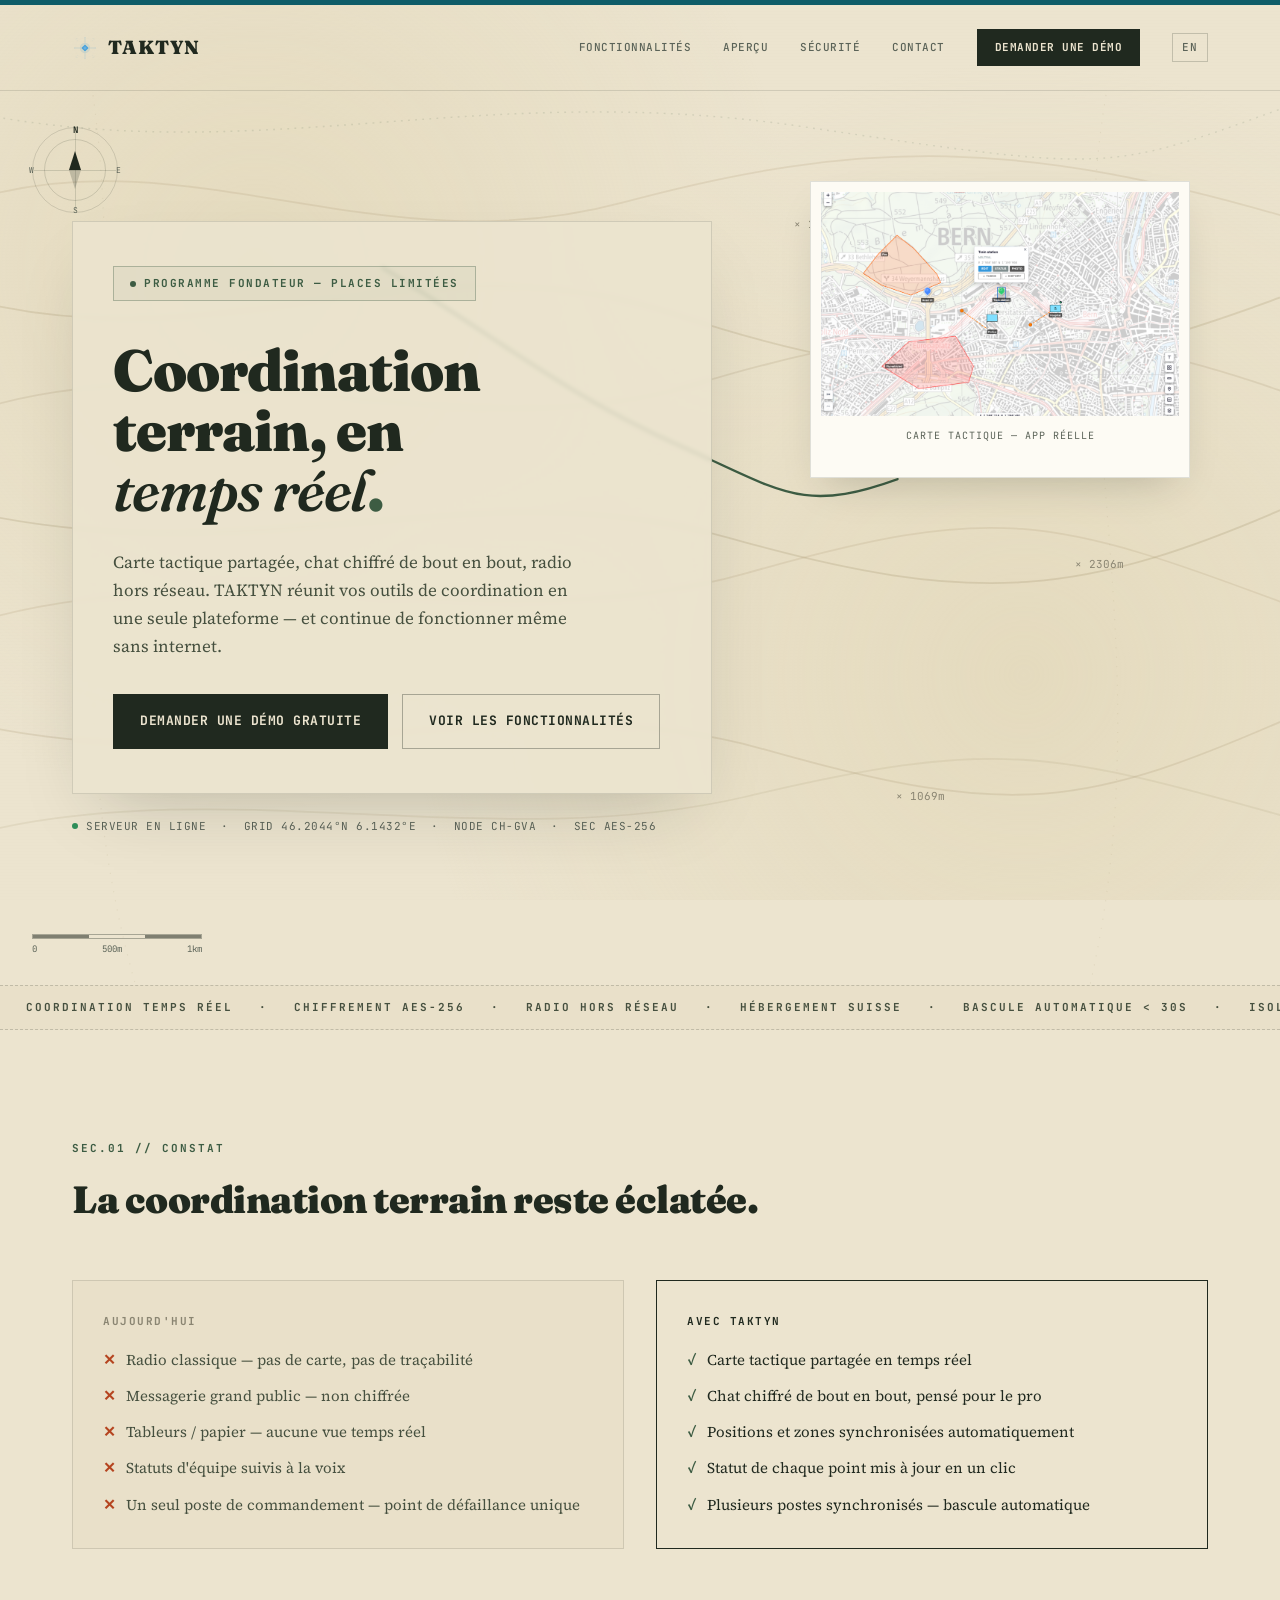
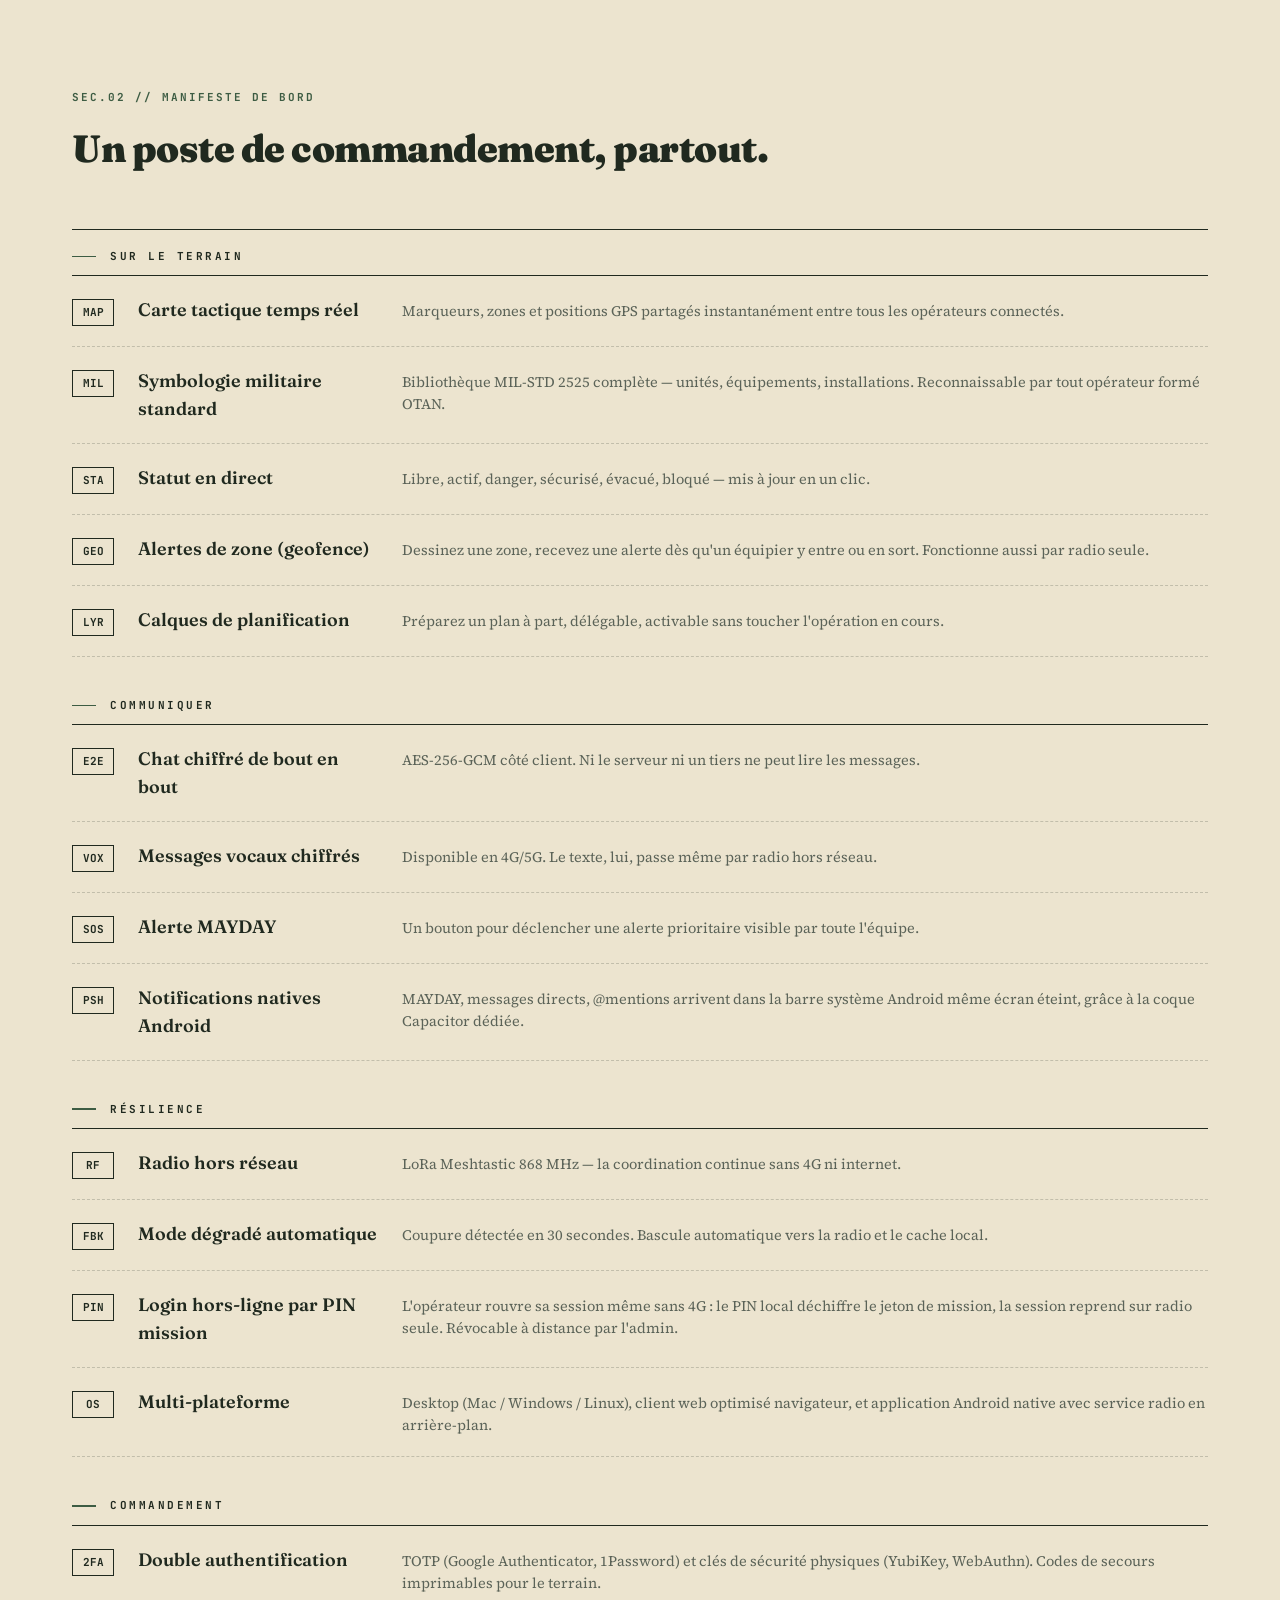
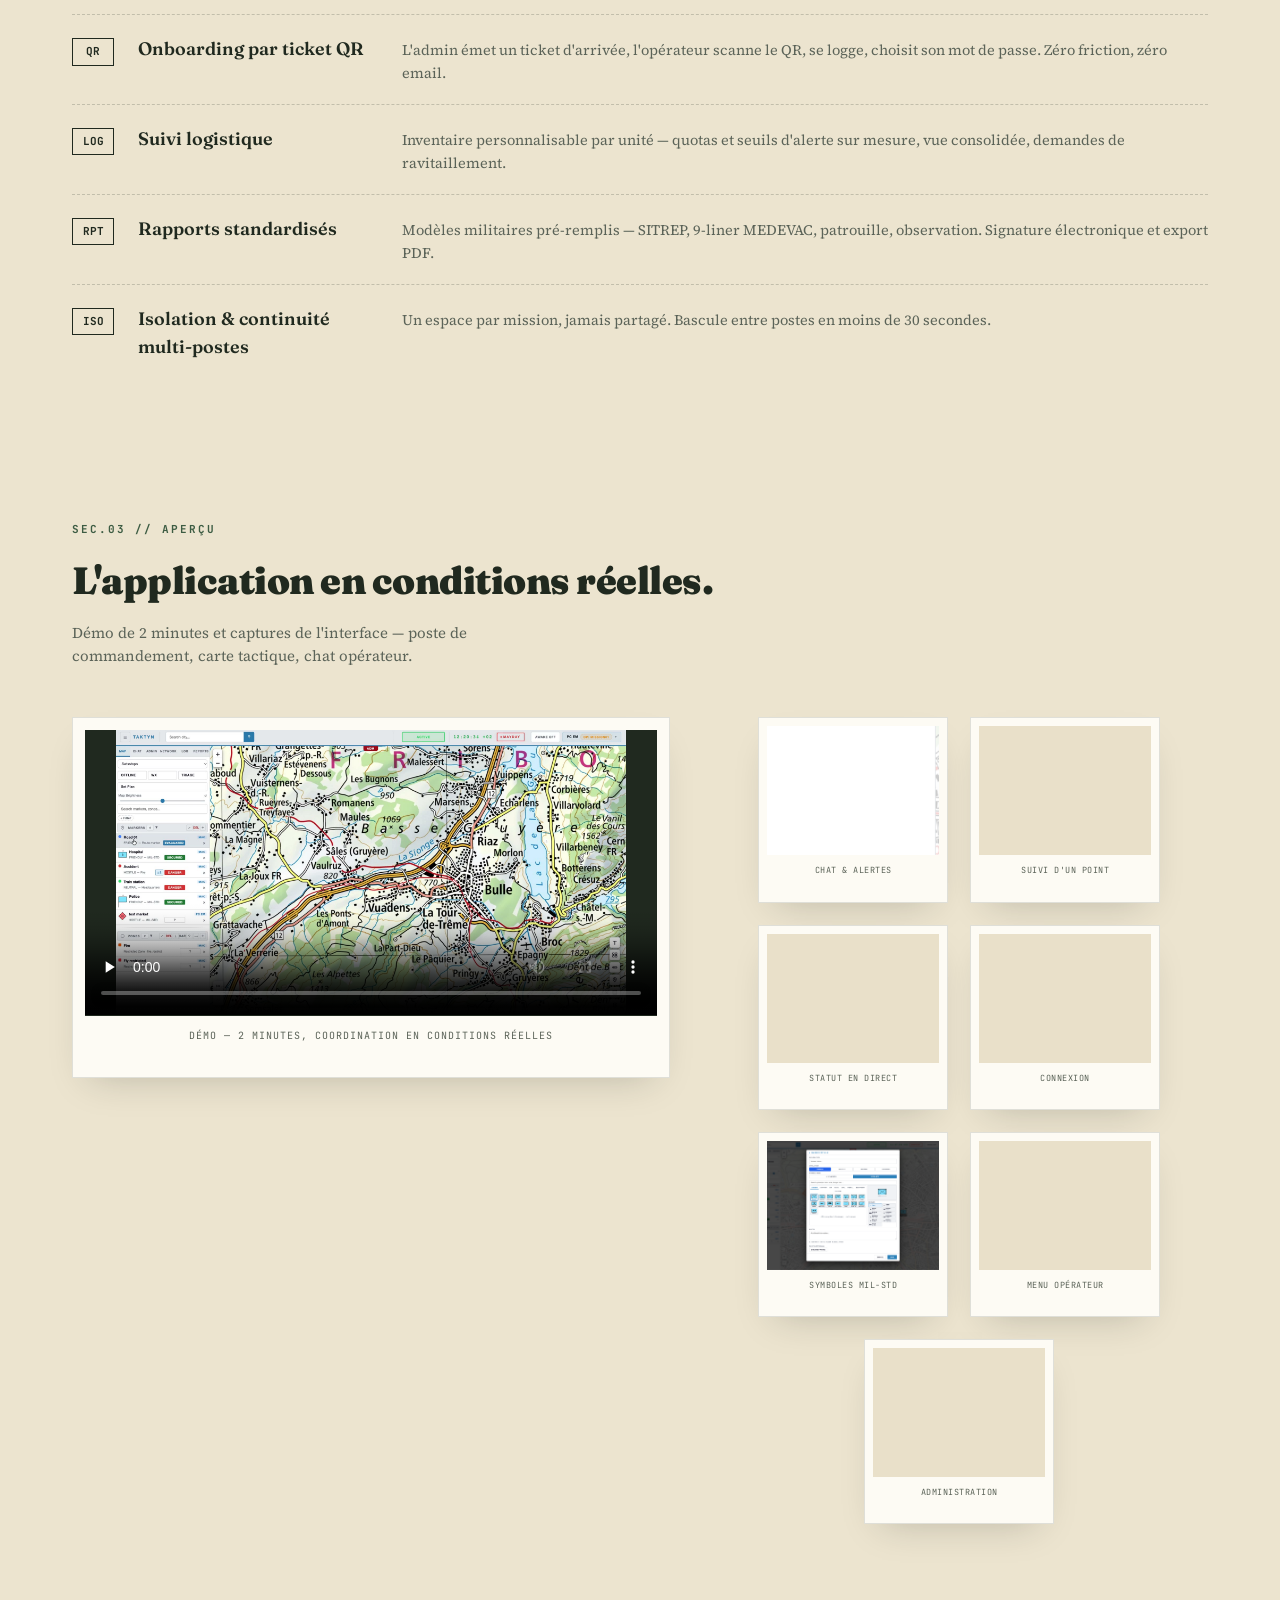
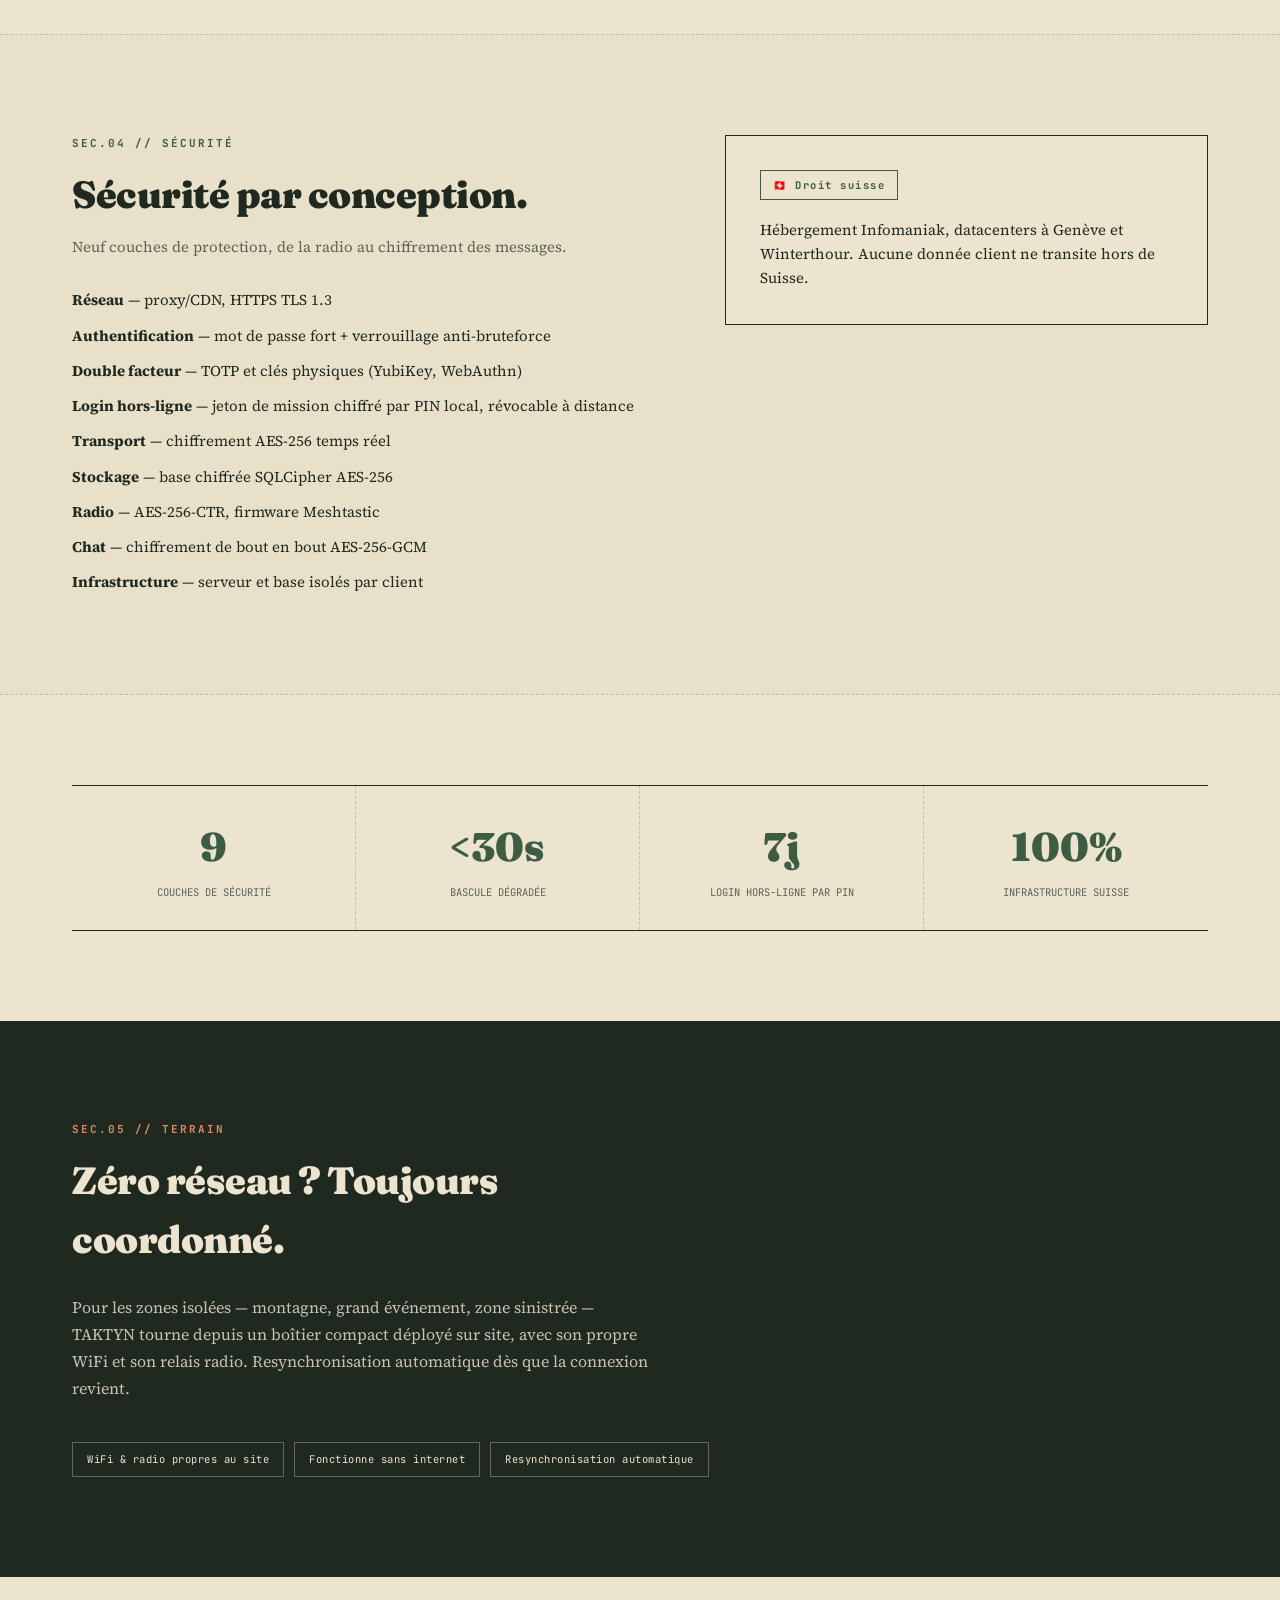
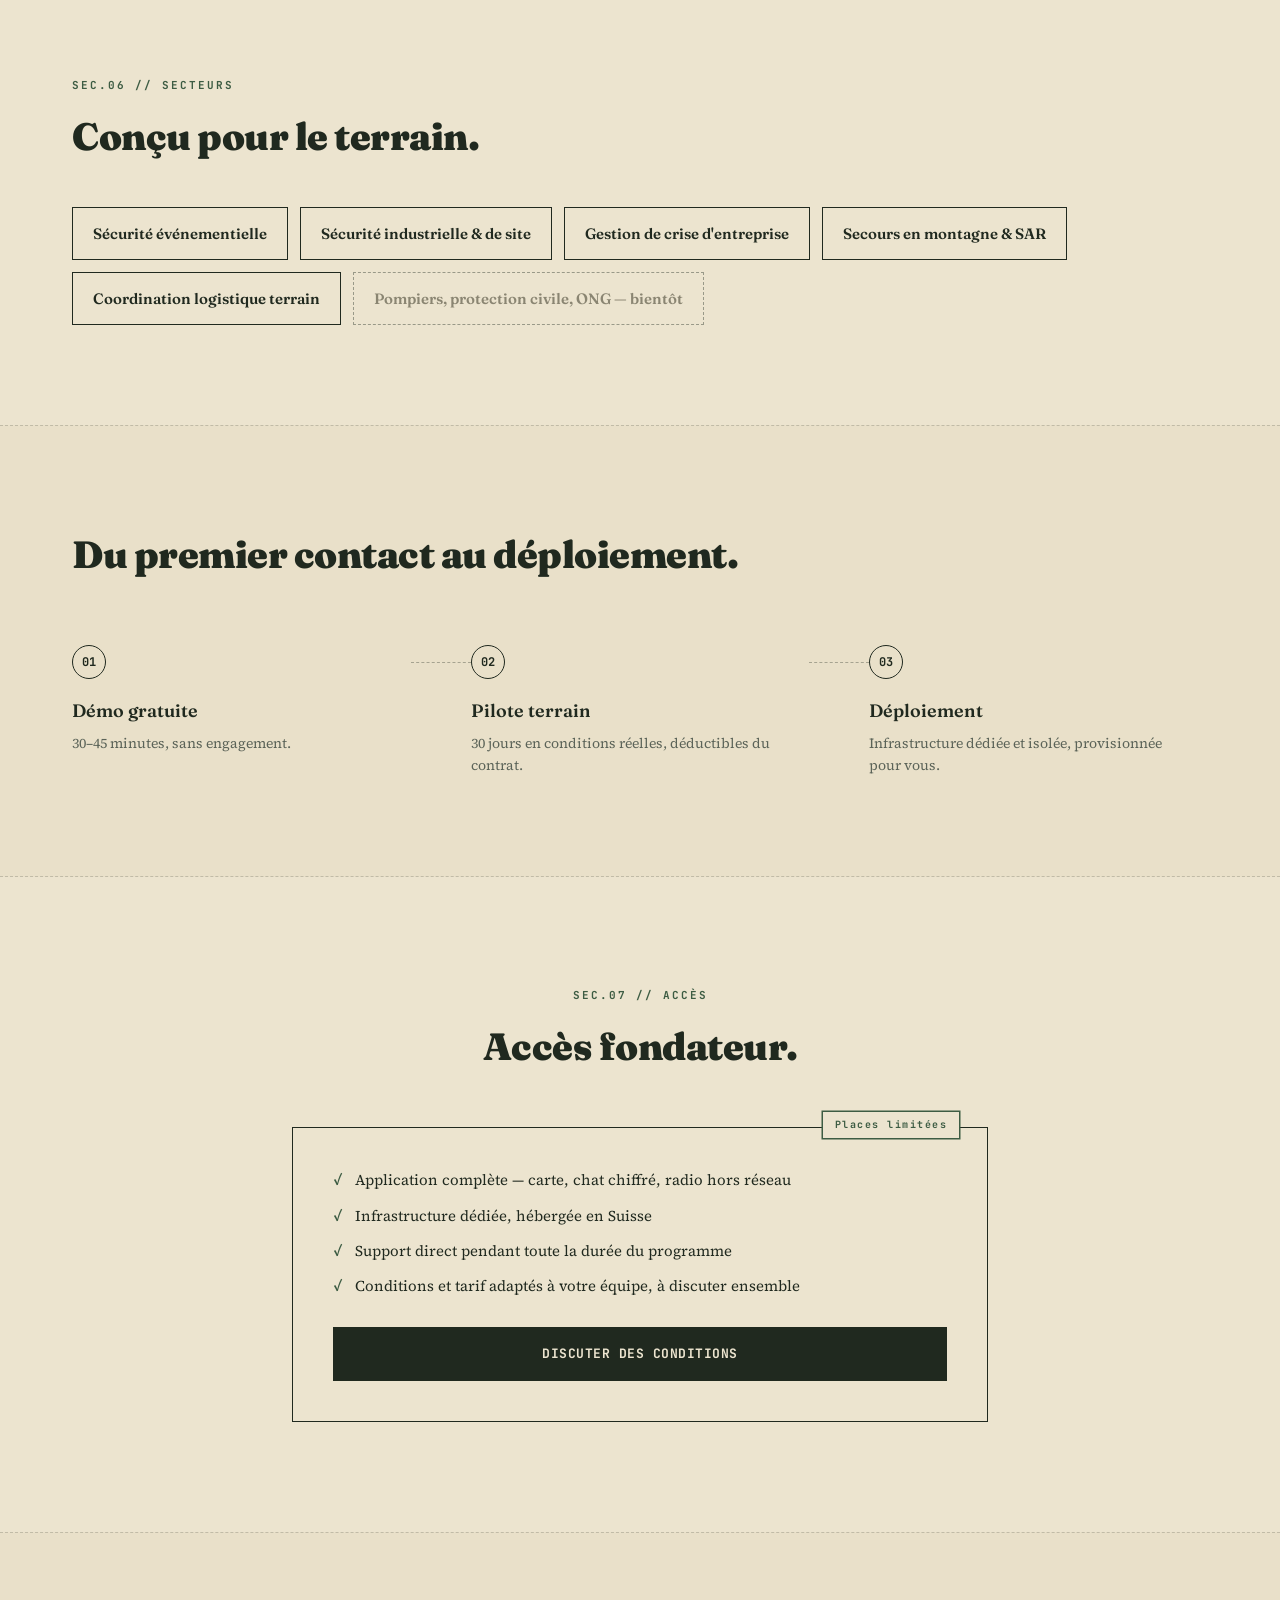
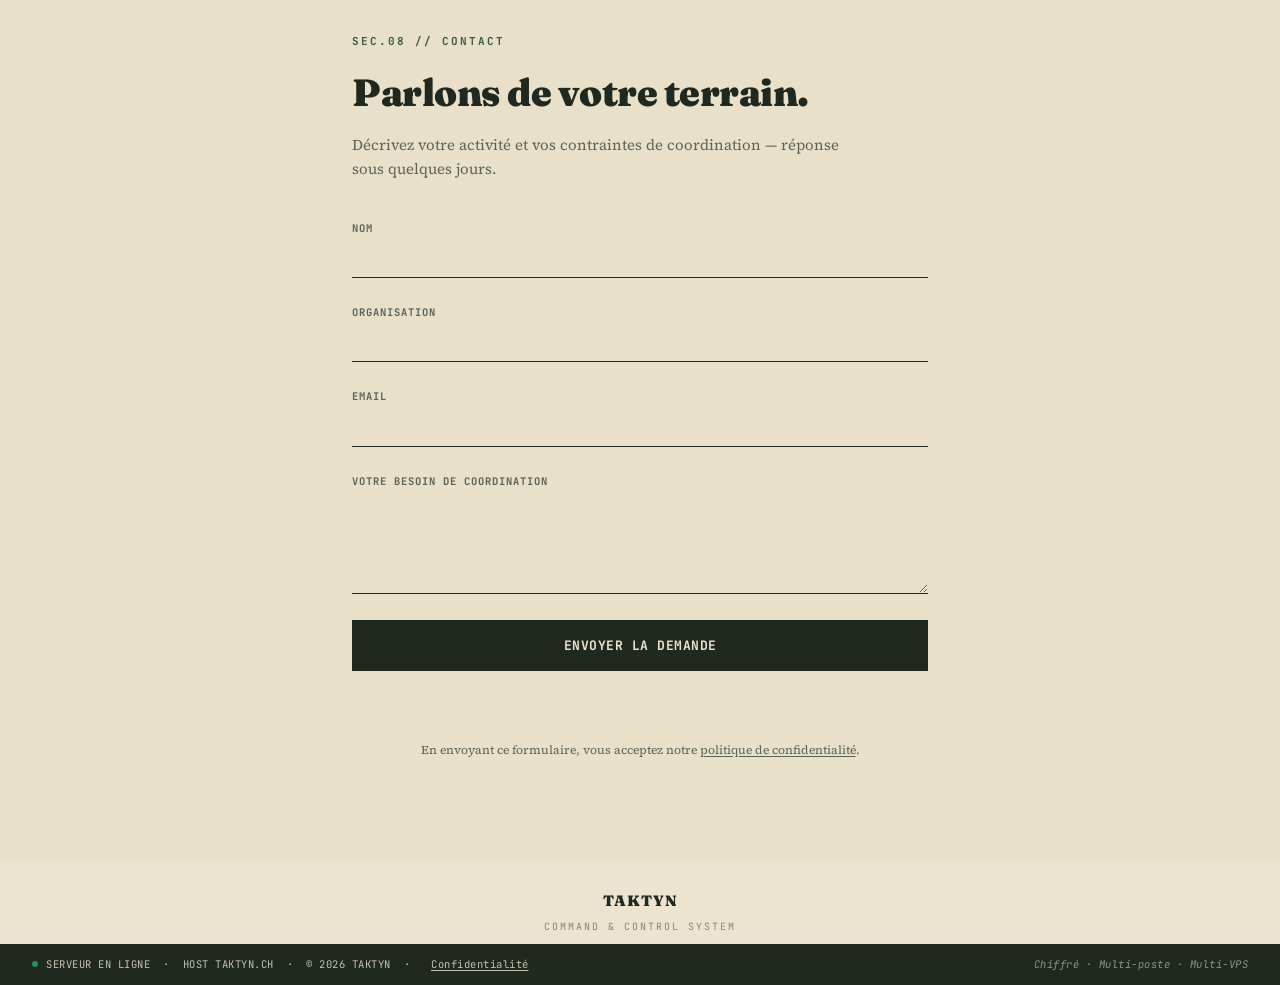
<file: index.html>
<!DOCTYPE html>
<html lang="fr">
<head>
<meta charset="UTF-8">
<meta name="viewport" content="width=device-width, initial-scale=1.0">
<title>TAKTYN — Coordination terrain temps réel</title>
<meta name="description" content="TAKTYN est un système de commandement et coordination tactique pour équipes de sécurité et d'intervention : carte temps réel, chat chiffré, radio hors réseau. Hébergé en Suisse.">
<meta name="theme-color" content="#ece4cf">
<link rel="canonical" href="https://taktyn.ch/">
<link rel="alternate" hreflang="fr" href="https://taktyn.ch/">
<link rel="alternate" hreflang="en" href="https://taktyn.ch/en/">
<link rel="alternate" hreflang="x-default" href="https://taktyn.ch/">
<link rel="icon" type="image/svg+xml" href="assets/taktyn_logo.svg">
<link rel="apple-touch-icon" href="assets/icon-192.png">

<!-- Open Graph (LinkedIn, Facebook, WhatsApp, Slack previews) -->
<meta property="og:type" content="website">
<meta property="og:url" content="https://taktyn.ch/">
<meta property="og:title" content="TAKTYN — Coordination terrain temps réel">
<meta property="og:description" content="Carte tactique partagée, chat chiffré de bout en bout, radio hors réseau. Hébergé en Suisse. Continue de fonctionner même sans internet.">
<meta property="og:image" content="https://taktyn.ch/assets/demo-poster.jpg">
<meta property="og:image:width" content="1920">
<meta property="og:image:height" content="1080">
<meta property="og:image:alt" content="Carte tactique TAKTYN avec marqueurs, zones et équipe en action">
<meta property="og:locale" content="fr_CH">
<meta property="og:locale:alternate" content="en_US">
<meta property="og:site_name" content="TAKTYN">

<!-- Twitter Card -->
<meta name="twitter:card" content="summary_large_image">
<meta name="twitter:title" content="TAKTYN — Coordination terrain temps réel">
<meta name="twitter:description" content="Carte tactique partagée, chat chiffré, radio hors réseau. Hébergé en Suisse.">
<meta name="twitter:image" content="https://taktyn.ch/assets/demo-poster.jpg">
<link rel="preconnect" href="https://fonts.googleapis.com">
<link rel="preconnect" href="https://fonts.gstatic.com" crossorigin>
<link href="https://fonts.googleapis.com/css2?family=Fraunces:ital,wght@0,600;0,900;1,600&family=JetBrains+Mono:wght@500;700&family=Source+Serif+4:wght@400;600&display=swap" rel="stylesheet">
<link rel="stylesheet" href="css/style.css">
</head>
<body>

<div class="paper-texture" aria-hidden="true"></div>
<div class="teal-strip"></div>

<!-- ═══════ HEADER ═══════ -->
<header class="site-header" id="top">
  <div class="header-inner">
    <a class="brand" href="#top">
      <img src="assets/taktyn_logo.svg" alt="" class="brand-mark">
      <span class="brand-name">TAKTYN</span>
    </a>
    <nav class="main-nav" id="main-nav">
      <a href="#fonctionnalites">Fonctionnalités</a>
      <a href="#apercu">Aperçu</a>
      <a href="#securite">Sécurité</a>
      <a href="#contact">Contact</a>
      <a href="#contact" class="nav-cta">Demander une démo</a>
      <a href="en/index.html" class="lang-switch" lang="en" hreflang="en">EN</a>
    </nav>
    <button class="nav-toggle" id="nav-toggle" aria-label="Ouvrir le menu" aria-expanded="false">
      <span></span><span></span><span></span>
    </button>
  </div>
</header>

<main>

  <!-- ═══════ HERO ═══════ -->
  <section class="hero">
    <svg class="hero-contours" viewBox="0 0 1440 760" preserveAspectRatio="none" aria-hidden="true">
      <path d="M-20,90 C 220,40 430,150 700,95 S 1150,40 1460,110" fill="none" stroke="#a8977230" stroke-width="1.5"/>
      <path d="M-20,180 C 260,230 480,120 760,190 S 1180,250 1460,170" fill="none" stroke="#a8977240" stroke-width="1.5"/>
      <path d="M-20,270 C 240,210 520,310 780,250 S 1200,190 1460,260" fill="none" stroke="#a8977235" stroke-width="1.5"/>
      <path d="M-20,360 C 300,410 540,320 820,380 S 1220,430 1460,350" fill="none" stroke="#a8977245" stroke-width="1.5"/>
      <path d="M-20,450 C 260,390 560,470 840,410 S 1180,360 1460,440" fill="none" stroke="#a8977230" stroke-width="1.5"/>
      <path d="M-20,540 C 300,590 580,500 860,560 S 1220,610 1460,530" fill="none" stroke="#a8977238" stroke-width="1.5"/>
      <path d="M-20,630 C 260,580 560,650 840,600 S 1180,560 1460,620" fill="none" stroke="#a8977228" stroke-width="1.5"/>
      <path d="M-20,20 C 300,65 540,-10 900,30 S 1240,70 1460,10" fill="none" stroke="#3d5c4320" stroke-width="1.2" stroke-dasharray="2 6"/>
      <path d="M100,-20 C 160,260 40,480 160,780" fill="none" stroke="#a8977225" stroke-width="1.2" stroke-dasharray="1 7"/>
      <path d="M1250,-20 C 1180,240 1320,480 1220,780" fill="none" stroke="#a8977225" stroke-width="1.2" stroke-dasharray="1 7"/>
      <path d="M 430,150 C 560,210 640,260 760,300 S 900,360 1010,330" fill="none" stroke="#3d5c43" stroke-width="2" stroke-linecap="round" stroke-dasharray="820" stroke-dashoffset="820" class="hero-route"/>
    </svg>

    <div class="compass-rose" aria-hidden="true">
      <div class="ring ring--outer"></div>
      <div class="ring ring--inner"></div>
      <div class="axis axis--v"></div>
      <div class="axis axis--h"></div>
      <div class="needle needle--n"></div>
      <div class="needle needle--s"></div>
      <span class="label label--n">N</span>
      <span class="label label--s">S</span>
      <span class="label label--w">W</span>
      <span class="label label--e">E</span>
    </div>

    <div class="elev-marker" style="left: 62%; top: 14%; animation-delay: 1200ms;" aria-hidden="true">× 1413m</div>
    <div class="elev-marker" style="left: 84%; top: 52%; animation-delay: 1400ms;" aria-hidden="true">× 2306m</div>
    <div class="elev-marker" style="left: 70%; top: 78%; animation-delay: 1600ms;" aria-hidden="true">× 1069m</div>

    <figure class="hero-photo">
      <img src="assets/screenshots/02-carte-tactique.png" fetchpriority="high" decoding="async" alt="Carte tactique TAKTYN avec marqueurs, zone d'incident et bouton MAYDAY">
      <figcaption>Carte tactique — app réelle</figcaption>
    </figure>

    <div class="scale-bar" aria-hidden="true">
      <div class="ticks"><span></span><span></span><span></span></div>
      <div class="labels"><span>0</span><span>500m</span><span>1km</span></div>
    </div>

    <div class="hero-content">
      <div class="hero-card">
        <div class="eyebrow"><span class="dot"></span>Programme fondateur — places limitées</div>
        <h1>Coordination<br>terrain, en<br><em>temps réel</em><span class="accent">.</span></h1>
        <p class="hero-sub">Carte tactique partagée, chat chiffré de bout en bout, radio hors réseau. TAKTYN réunit vos outils de coordination en une seule plateforme — et continue de fonctionner même sans internet.</p>
        <div class="hero-actions">
          <a href="#contact" class="btn btn-primary">Demander une démo gratuite</a>
          <a href="#fonctionnalites" class="btn btn-ghost">Voir les fonctionnalités</a>
        </div>
      </div>
      <div class="hero-status">
        <span class="dot"></span>
        SERVEUR EN LIGNE&nbsp;&nbsp;·&nbsp;&nbsp;GRID 46.2044°N 6.1432°E&nbsp;&nbsp;·&nbsp;&nbsp;NODE CH-GVA&nbsp;&nbsp;·&nbsp;&nbsp;SEC AES-256
      </div>
    </div>
  </section>

  <!-- ═══════ TICKER ═══════ -->
  <div class="ticker" aria-hidden="true">
    <div class="ticker-track">
      <span>Coordination temps réel</span>·<span>Chiffrement AES-256</span>·<span>Radio hors réseau</span>·<span>Hébergement suisse</span>·<span>Bascule automatique &lt; 30s</span>·<span>Isolation par client</span>·<span>Coordination temps réel</span>·<span>Chiffrement AES-256</span>·<span>Radio hors réseau</span>·<span>Hébergement suisse</span>·<span>Bascule automatique &lt; 30s</span>·<span>Isolation par client</span>·
    </div>
  </div>

  <!-- ═══════ CONSTAT ═══════ -->
  <section class="problem reveal">
    <div class="sec-num">SEC.01 // CONSTAT</div>
    <h2 class="section-title">La coordination terrain reste éclatée.</h2>
    <div class="compare">
      <div class="compare-col compare-before">
        <div class="compare-head">Aujourd'hui</div>
        <ul>
          <li>Radio classique — pas de carte, pas de traçabilité</li>
          <li>Messagerie grand public — non chiffrée</li>
          <li>Tableurs / papier — aucune vue temps réel</li>
          <li>Statuts d'équipe suivis à la voix</li>
          <li>Un seul poste de commandement — point de défaillance unique</li>
        </ul>
      </div>
      <div class="compare-col compare-after">
        <div class="compare-head">Avec TAKTYN</div>
        <ul>
          <li>Carte tactique partagée en temps réel</li>
          <li>Chat chiffré de bout en bout, pensé pour le pro</li>
          <li>Positions et zones synchronisées automatiquement</li>
          <li>Statut de chaque point mis à jour en un clic</li>
          <li>Plusieurs postes synchronisés — bascule automatique</li>
        </ul>
      </div>
    </div>
  </section>

  <!-- ═══════ FONCTIONNALITÉS ═══════ -->
  <section class="features" id="fonctionnalites">
    <div class="section-head reveal">
      <div class="sec-num">SEC.02 // MANIFESTE DE BORD</div>
      <h2 class="section-title">Un poste de commandement, partout.</h2>
    </div>

    <div class="manifest">
      <div class="m-group-title reveal-row">SUR LE TERRAIN</div>
      <div class="m-row reveal-row"><div class="m-tag">MAP</div><div class="m-title">Carte tactique temps réel</div><div class="m-desc">Marqueurs, zones et positions GPS partagés instantanément entre tous les opérateurs connectés.</div></div>
      <div class="m-row reveal-row"><div class="m-tag">MIL</div><div class="m-title">Symbologie militaire standard</div><div class="m-desc">Bibliothèque MIL-STD 2525 complète — unités, équipements, installations. Reconnaissable par tout opérateur formé OTAN.</div></div>
      <div class="m-row reveal-row"><div class="m-tag">STA</div><div class="m-title">Statut en direct</div><div class="m-desc">Libre, actif, danger, sécurisé, évacué, bloqué — mis à jour en un clic.</div></div>
      <div class="m-row reveal-row"><div class="m-tag">GEO</div><div class="m-title">Alertes de zone (geofence)</div><div class="m-desc">Dessinez une zone, recevez une alerte dès qu'un équipier y entre ou en sort. Fonctionne aussi par radio seule.</div></div>
      <div class="m-row reveal-row"><div class="m-tag">LYR</div><div class="m-title">Calques de planification</div><div class="m-desc">Préparez un plan à part, délégable, activable sans toucher l'opération en cours.</div></div>

      <div class="m-group-title reveal-row">COMMUNIQUER</div>
      <div class="m-row reveal-row"><div class="m-tag">E2E</div><div class="m-title">Chat chiffré de bout en bout</div><div class="m-desc">AES-256-GCM côté client. Ni le serveur ni un tiers ne peut lire les messages.</div></div>
      <div class="m-row reveal-row"><div class="m-tag">VOX</div><div class="m-title">Messages vocaux chiffrés</div><div class="m-desc">Disponible en 4G/5G. Le texte, lui, passe même par radio hors réseau.</div></div>
      <div class="m-row reveal-row"><div class="m-tag">SOS</div><div class="m-title">Alerte MAYDAY</div><div class="m-desc">Un bouton pour déclencher une alerte prioritaire visible par toute l'équipe.</div></div>
      <div class="m-row reveal-row"><div class="m-tag">PSH</div><div class="m-title">Notifications natives Android</div><div class="m-desc">MAYDAY, messages directs, @mentions arrivent dans la barre système Android même écran éteint, grâce à la coque Capacitor dédiée.</div></div>

      <div class="m-group-title reveal-row">RÉSILIENCE</div>
      <div class="m-row reveal-row"><div class="m-tag">RF</div><div class="m-title">Radio hors réseau</div><div class="m-desc">LoRa Meshtastic 868 MHz — la coordination continue sans 4G ni internet.</div></div>
      <div class="m-row reveal-row"><div class="m-tag">FBK</div><div class="m-title">Mode dégradé automatique</div><div class="m-desc">Coupure détectée en 30 secondes. Bascule automatique vers la radio et le cache local.</div></div>
      <div class="m-row reveal-row"><div class="m-tag">PIN</div><div class="m-title">Login hors-ligne par PIN mission</div><div class="m-desc">L'opérateur rouvre sa session même sans 4G : le PIN local déchiffre le jeton de mission, la session reprend sur radio seule. Révocable à distance par l'admin.</div></div>
      <div class="m-row reveal-row"><div class="m-tag">OS</div><div class="m-title">Multi-plateforme</div><div class="m-desc">Desktop (Mac / Windows / Linux), client web optimisé navigateur, et application Android native avec service radio en arrière-plan.</div></div>

      <div class="m-group-title reveal-row">COMMANDEMENT</div>
      <div class="m-row reveal-row"><div class="m-tag">2FA</div><div class="m-title">Double authentification</div><div class="m-desc">TOTP (Google Authenticator, 1Password) et clés de sécurité physiques (YubiKey, WebAuthn). Codes de secours imprimables pour le terrain.</div></div>
      <div class="m-row reveal-row"><div class="m-tag">QR</div><div class="m-title">Onboarding par ticket QR</div><div class="m-desc">L'admin émet un ticket d'arrivée, l'opérateur scanne le QR, se logge, choisit son mot de passe. Zéro friction, zéro email.</div></div>
      <div class="m-row reveal-row"><div class="m-tag">LOG</div><div class="m-title">Suivi logistique</div><div class="m-desc">Inventaire personnalisable par unité — quotas et seuils d'alerte sur mesure, vue consolidée, demandes de ravitaillement.</div></div>
      <div class="m-row reveal-row"><div class="m-tag">RPT</div><div class="m-title">Rapports standardisés</div><div class="m-desc">Modèles militaires pré-remplis — SITREP, 9-liner MEDEVAC, patrouille, observation. Signature électronique et export PDF.</div></div>
      <div class="m-row reveal-row"><div class="m-tag">ISO</div><div class="m-title">Isolation &amp; continuité multi-postes</div><div class="m-desc">Un espace par mission, jamais partagé. Bascule entre postes en moins de 30 secondes.</div></div>
    </div>
  </section>

  <!-- ═══════ APERÇU ═══════ -->
  <section class="gallery reveal" id="apercu">
    <div class="section-head">
      <div class="sec-num">SEC.03 // APERÇU</div>
      <h2 class="section-title">L'application en conditions réelles.</h2>
      <p class="section-sub">Démo de 2 minutes et captures de l'interface — poste de commandement, carte tactique, chat opérateur.</p>
    </div>

    <div class="gallery-row">
      <figure class="gallery-video">
        <video controls preload="none" poster="assets/demo-poster.jpg" playsinline>
          <source src="assets/demo.mp4" type="video/mp4">
          Votre navigateur ne prend pas en charge la lecture vidéo.
        </video>
        <figcaption>Démo — 2 minutes, coordination en conditions réelles</figcaption>
      </figure>
      <div class="gallery-photos">
        <figure class="gallery-photo">
          <img src="assets/screenshots/05-chat.png" loading="lazy" decoding="async" alt="Panneau de chat TAKTYN avec message broadcast et bouton urgent">
          <figcaption>Chat &amp; alertes</figcaption>
        </figure>
        <figure class="gallery-photo">
          <img src="assets/screenshots/03-marqueur-actions.png" loading="lazy" decoding="async" alt="Fiche d'un marqueur avec actions Edit, Status, Photo, Tasks, History">
          <figcaption>Suivi d'un point</figcaption>
        </figure>
        <figure class="gallery-photo">
          <img src="assets/screenshots/04-statut-marqueur.png" loading="lazy" decoding="async" alt="Sélecteur de statut d'un marqueur">
          <figcaption>Statut en direct</figcaption>
        </figure>
        <figure class="gallery-photo">
          <img src="assets/screenshots/01-login.png" loading="lazy" decoding="async" alt="Écran de connexion TAKTYN — Command & Control System">
          <figcaption>Connexion</figcaption>
        </figure>
        <figure class="gallery-photo">
          <img src="assets/screenshots/06-mil-symbols.png" loading="lazy" decoding="async" alt="Sélecteur de symboles militaires MIL-STD 2525 — unités, équipements, installations">
          <figcaption>Symboles MIL-STD</figcaption>
        </figure>
        <figure class="gallery-photo">
          <img src="assets/screenshots/07-user-menu.png" loading="lazy" decoding="async" alt="Menu utilisateur TAKTYN avec entrée Mission PIN et indicateur armé">
          <figcaption>Menu opérateur</figcaption>
        </figure>
        <figure class="gallery-photo">
          <img src="assets/screenshots/08-admin.png" loading="lazy" decoding="async" alt="Panneau d'administration TAKTYN — gestion des utilisateurs, tickets et mission PIN">
          <figcaption>Administration</figcaption>
        </figure>
      </div>
    </div>
  </section>

  <!-- ═══════ SÉCURITÉ ═══════ -->
  <section class="security" id="securite">
    <div class="security-inner">
      <div class="security-text reveal">
        <div class="sec-num">SEC.04 // SÉCURITÉ</div>
        <h2 class="section-title">Sécurité par conception.</h2>
        <p class="section-sub">Neuf couches de protection, de la radio au chiffrement des messages.</p>
        <ul class="security-list">
          <li><strong>Réseau</strong> — proxy/CDN, HTTPS TLS 1.3</li>
          <li><strong>Authentification</strong> — mot de passe fort + verrouillage anti-bruteforce</li>
          <li><strong>Double facteur</strong> — TOTP et clés physiques (YubiKey, WebAuthn)</li>
          <li><strong>Login hors-ligne</strong> — jeton de mission chiffré par PIN local, révocable à distance</li>
          <li><strong>Transport</strong> — chiffrement AES-256 temps réel</li>
          <li><strong>Stockage</strong> — base chiffrée SQLCipher AES-256</li>
          <li><strong>Radio</strong> — AES-256-CTR, firmware Meshtastic</li>
          <li><strong>Chat</strong> — chiffrement de bout en bout AES-256-GCM</li>
          <li><strong>Infrastructure</strong> — serveur et base isolés par client</li>
        </ul>
      </div>
      <div class="security-card reveal">
        <div class="security-card-inner">
          <div class="security-stamp">🇨🇭 Droit suisse</div>
          <p>Hébergement Infomaniak, datacenters à Genève et Winterthour. Aucune donnée client ne transite hors de Suisse.</p>
        </div>
      </div>
    </div>
  </section>

  <!-- ═══════ STATS ═══════ -->
  <section class="stats reveal">
    <div class="stats-grid">
      <div class="stat"><span class="stat-num">9</span><span class="stat-lbl">couches de sécurité</span></div>
      <div class="stat"><span class="stat-num">&lt;30s</span><span class="stat-lbl">bascule dégradée</span></div>
      <div class="stat"><span class="stat-num">7j</span><span class="stat-lbl">login hors-ligne par PIN</span></div>
      <div class="stat"><span class="stat-num">100%</span><span class="stat-lbl">infrastructure suisse</span></div>
    </div>
  </section>

  <!-- ═══════ TERRAIN ═══════ -->
  <section class="terrain reveal">
    <div class="terrain-inner">
      <div class="sec-num">SEC.05 // TERRAIN</div>
      <h2 class="section-title">Zéro réseau ? Toujours coordonné.</h2>
      <p>Pour les zones isolées — montagne, grand événement, zone sinistrée — TAKTYN tourne depuis un boîtier compact déployé sur site, avec son propre WiFi et son relais radio. Resynchronisation automatique dès que la connexion revient.</p>
      <div class="terrain-badges">
        <span>WiFi &amp; radio propres au site</span>
        <span>Fonctionne sans internet</span>
        <span>Resynchronisation automatique</span>
      </div>
    </div>
  </section>

  <!-- ═══════ SECTEURS ═══════ -->
  <section class="sectors reveal">
    <div class="sec-num">SEC.06 // SECTEURS</div>
    <h2 class="section-title">Conçu pour le terrain.</h2>
    <div class="sectors-grid">
      <div class="sector-card">Sécurité événementielle</div>
      <div class="sector-card">Sécurité industrielle &amp; de site</div>
      <div class="sector-card">Gestion de crise d'entreprise</div>
      <div class="sector-card">Secours en montagne &amp; SAR</div>
      <div class="sector-card">Coordination logistique terrain</div>
      <div class="sector-card sector-card--muted">Pompiers, protection civile, ONG — bientôt</div>
    </div>
  </section>

  <!-- ═══════ PROCESSUS ═══════ -->
  <section class="process reveal">
    <div class="process-inner">
      <h2 class="section-title">Du premier contact au déploiement.</h2>
      <div class="process-steps">
        <div class="step">
          <div class="step-num">01</div>
          <h3>Démo gratuite</h3>
          <p>30–45 minutes, sans engagement.</p>
        </div>
        <div class="step-connector"></div>
        <div class="step">
          <div class="step-num">02</div>
          <h3>Pilote terrain</h3>
          <p>30 jours en conditions réelles, déductibles du contrat.</p>
        </div>
        <div class="step-connector"></div>
        <div class="step">
          <div class="step-num">03</div>
          <h3>Déploiement</h3>
          <p>Infrastructure dédiée et isolée, provisionnée pour vous.</p>
        </div>
      </div>
    </div>
  </section>

  <!-- ═══════ ACCÈS FONDATEUR ═══════ -->
  <section class="pricing reveal">
    <div class="section-head">
      <div class="sec-num">SEC.07 // ACCÈS</div>
      <h2 class="section-title">Accès fondateur.</h2>
    </div>
    <div class="pricing-card">
      <div class="pricing-badge">Places limitées</div>
      <ul class="pricing-features">
        <li>Application complète — carte, chat chiffré, radio hors réseau</li>
        <li>Infrastructure dédiée, hébergée en Suisse</li>
        <li>Support direct pendant toute la durée du programme</li>
        <li>Conditions et tarif adaptés à votre équipe, à discuter ensemble</li>
      </ul>
      <a href="#contact" class="btn btn-primary btn-block">Discuter des conditions</a>
    </div>
  </section>

  <!-- ═══════ CONTACT ═══════ -->
  <section class="contact reveal" id="contact">
    <div class="contact-inner">
      <div class="sec-num">SEC.08 // CONTACT</div>
      <h2 class="section-title">Parlons de votre terrain.</h2>
      <p class="section-sub">Décrivez votre activité et vos contraintes de coordination — réponse sous quelques jours.</p>
      <form class="contact-form" id="contact-form" action="https://api.web3forms.com/submit" method="POST">
        <input type="hidden" name="access_key" value="0ca66096-8fc4-4082-b37a-006df86c2593">
        <input type="hidden" name="subject" value="Nouvelle demande de démo — TAKTYN">
        <div class="form-row">
          <label for="c-name">Nom</label>
          <input id="c-name" name="Nom" type="text" required>
        </div>
        <div class="form-row">
          <label for="c-org">Organisation</label>
          <input id="c-org" name="Organisation" type="text">
        </div>
        <div class="form-row">
          <label for="c-email">Email</label>
          <input id="c-email" name="Email" type="email" required>
        </div>
        <div class="form-row">
          <label for="c-msg">Votre besoin de coordination</label>
          <textarea id="c-msg" name="Message" rows="4" required></textarea>
        </div>
        <button type="submit" class="btn btn-primary btn-block">Envoyer la demande</button>
        <p class="form-status" id="contact-status" role="status" aria-live="polite"></p>
        <p class="form-legal">En envoyant ce formulaire, vous acceptez notre <a href="privacy.html">politique de confidentialité</a>.</p>
      </form>
    </div>
  </section>

</main>

<!-- ═══════ FOOTER ═══════ -->
<footer>
  <div class="site-footer-top">
    <span class="brand-name">TAKTYN</span>
    <p class="footer-tagline">COMMAND &amp; CONTROL SYSTEM</p>
  </div>
  <div class="status-bar">
    <div class="left">
      <span class="dot"></span>
      SERVEUR EN LIGNE&nbsp;&nbsp;·&nbsp;&nbsp;HOST TAKTYN.CH&nbsp;&nbsp;·&nbsp;&nbsp;© 2026 TAKTYN&nbsp;&nbsp;·&nbsp;&nbsp;<a href="privacy.html">Confidentialité</a>
    </div>
    <div class="right">Chiffré · Multi-poste · Multi-VPS</div>
  </div>
</footer>

<script src="js/main.js"></script>
</body>
</html>
</file>
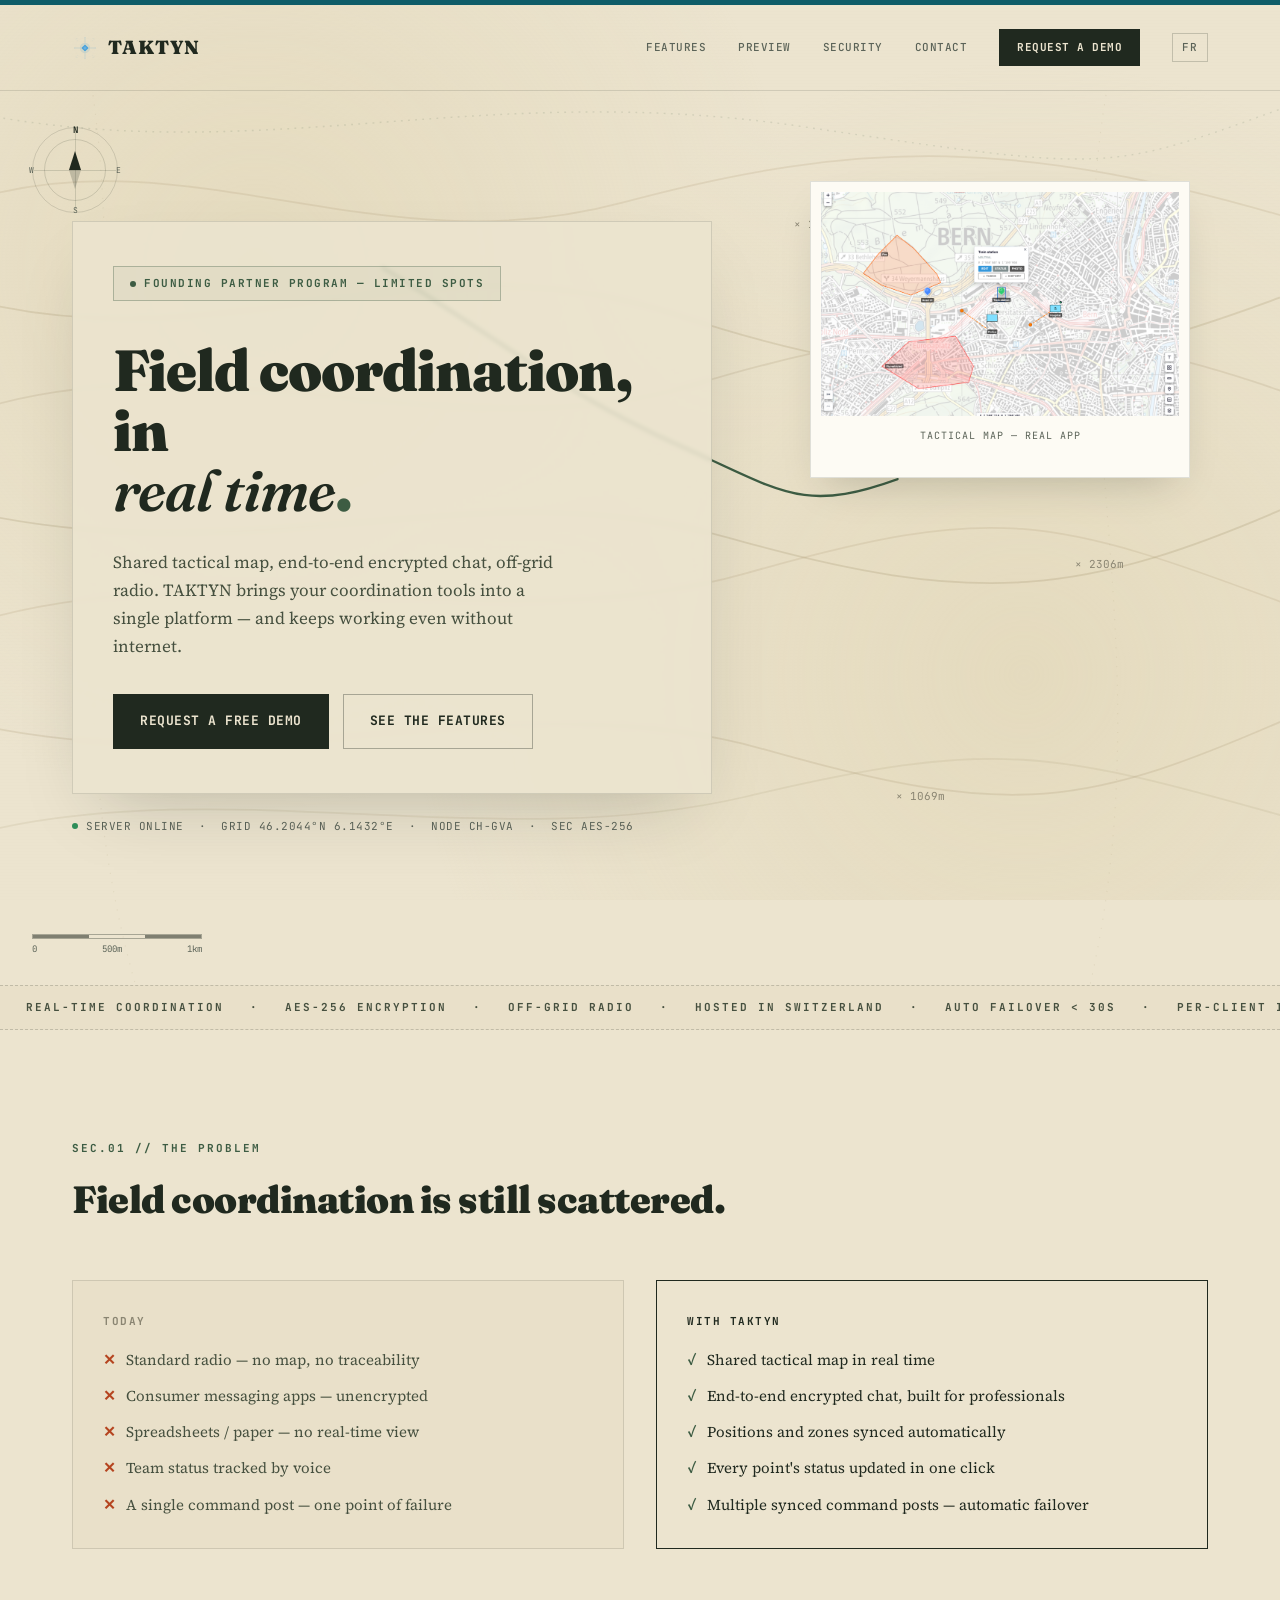
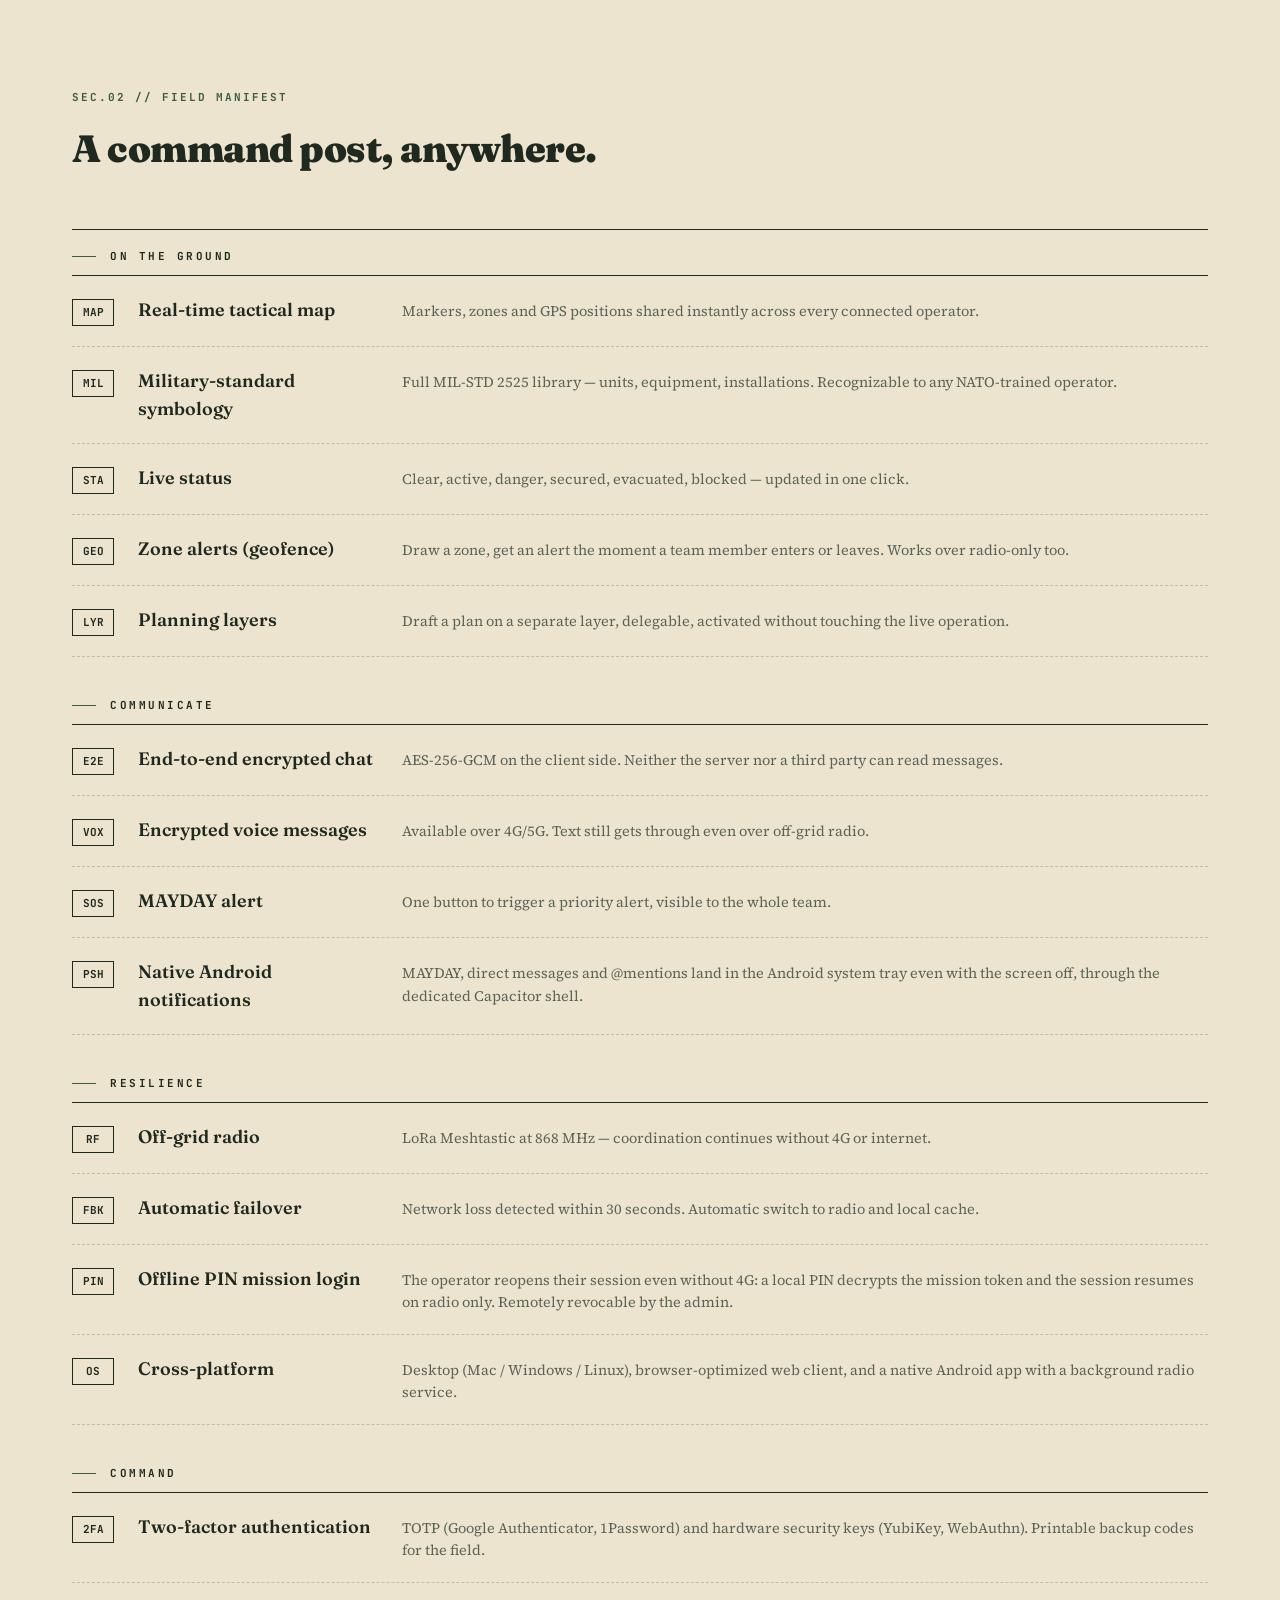
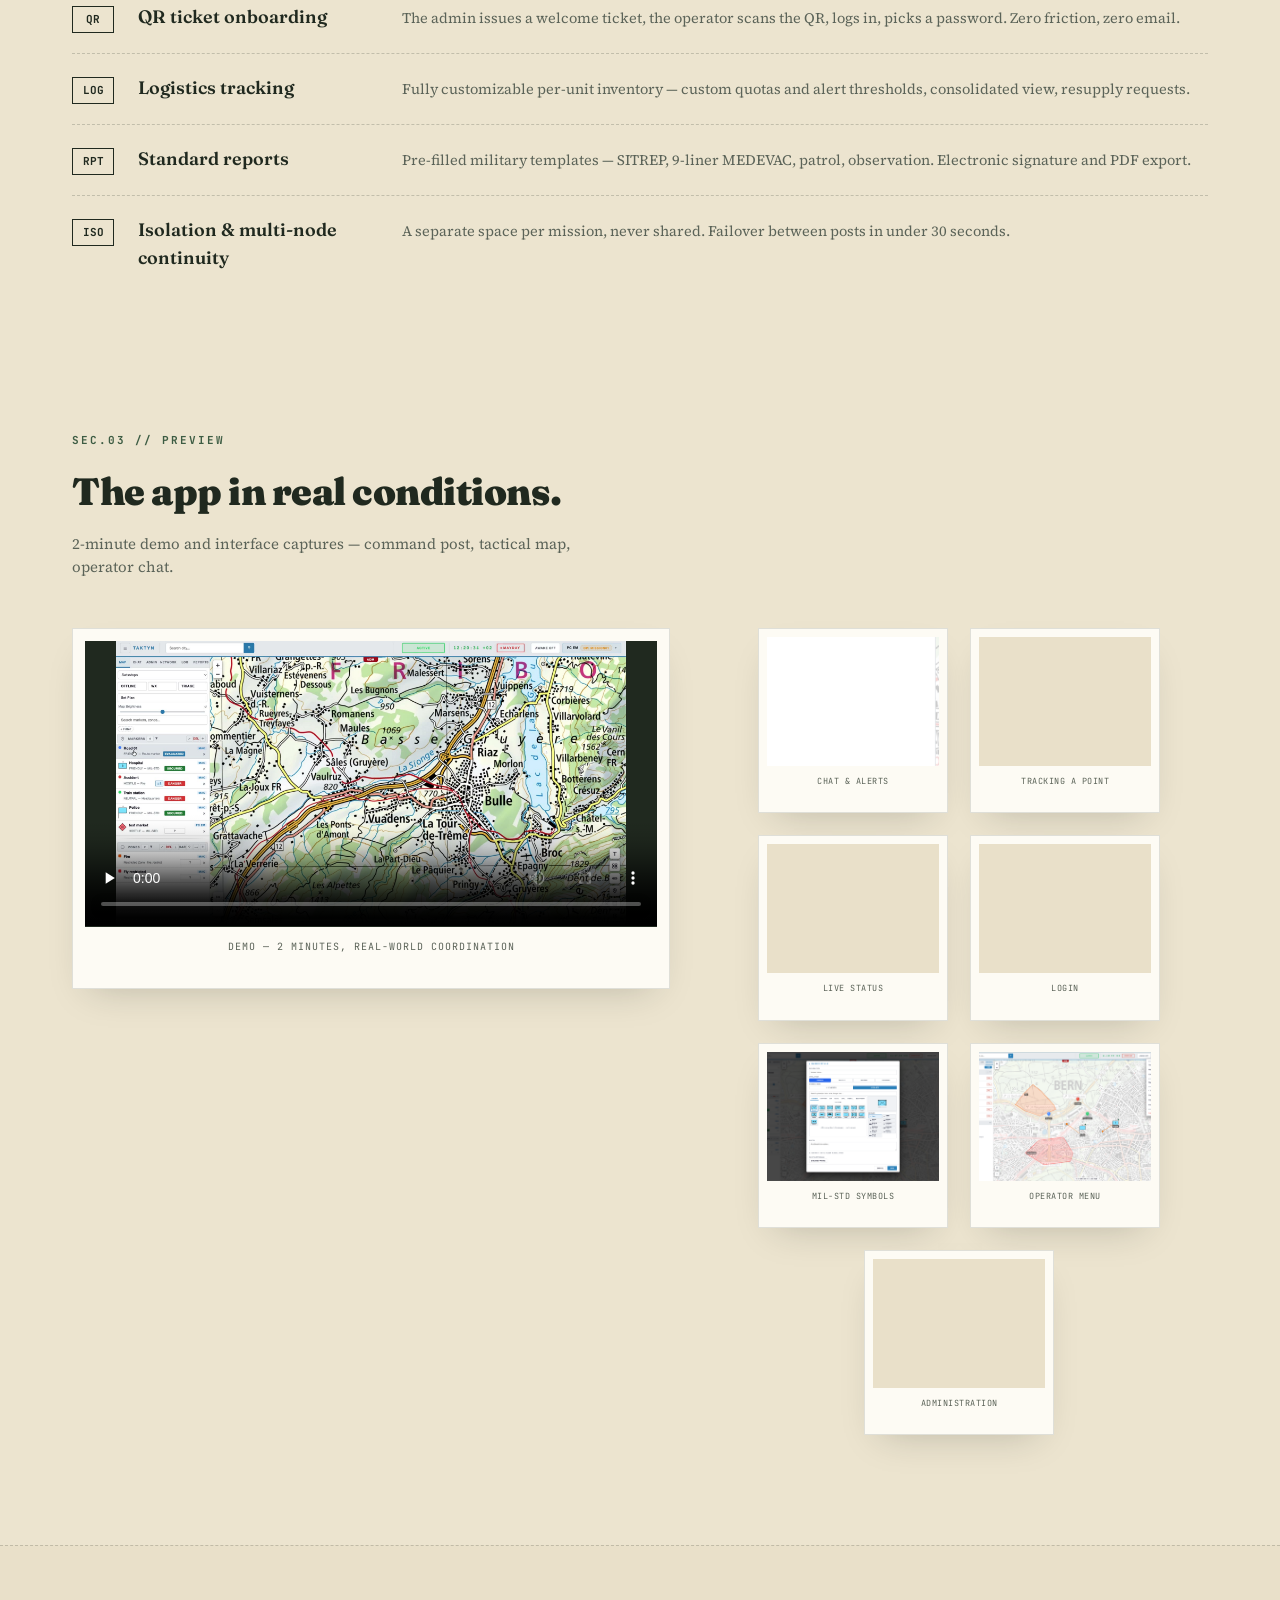
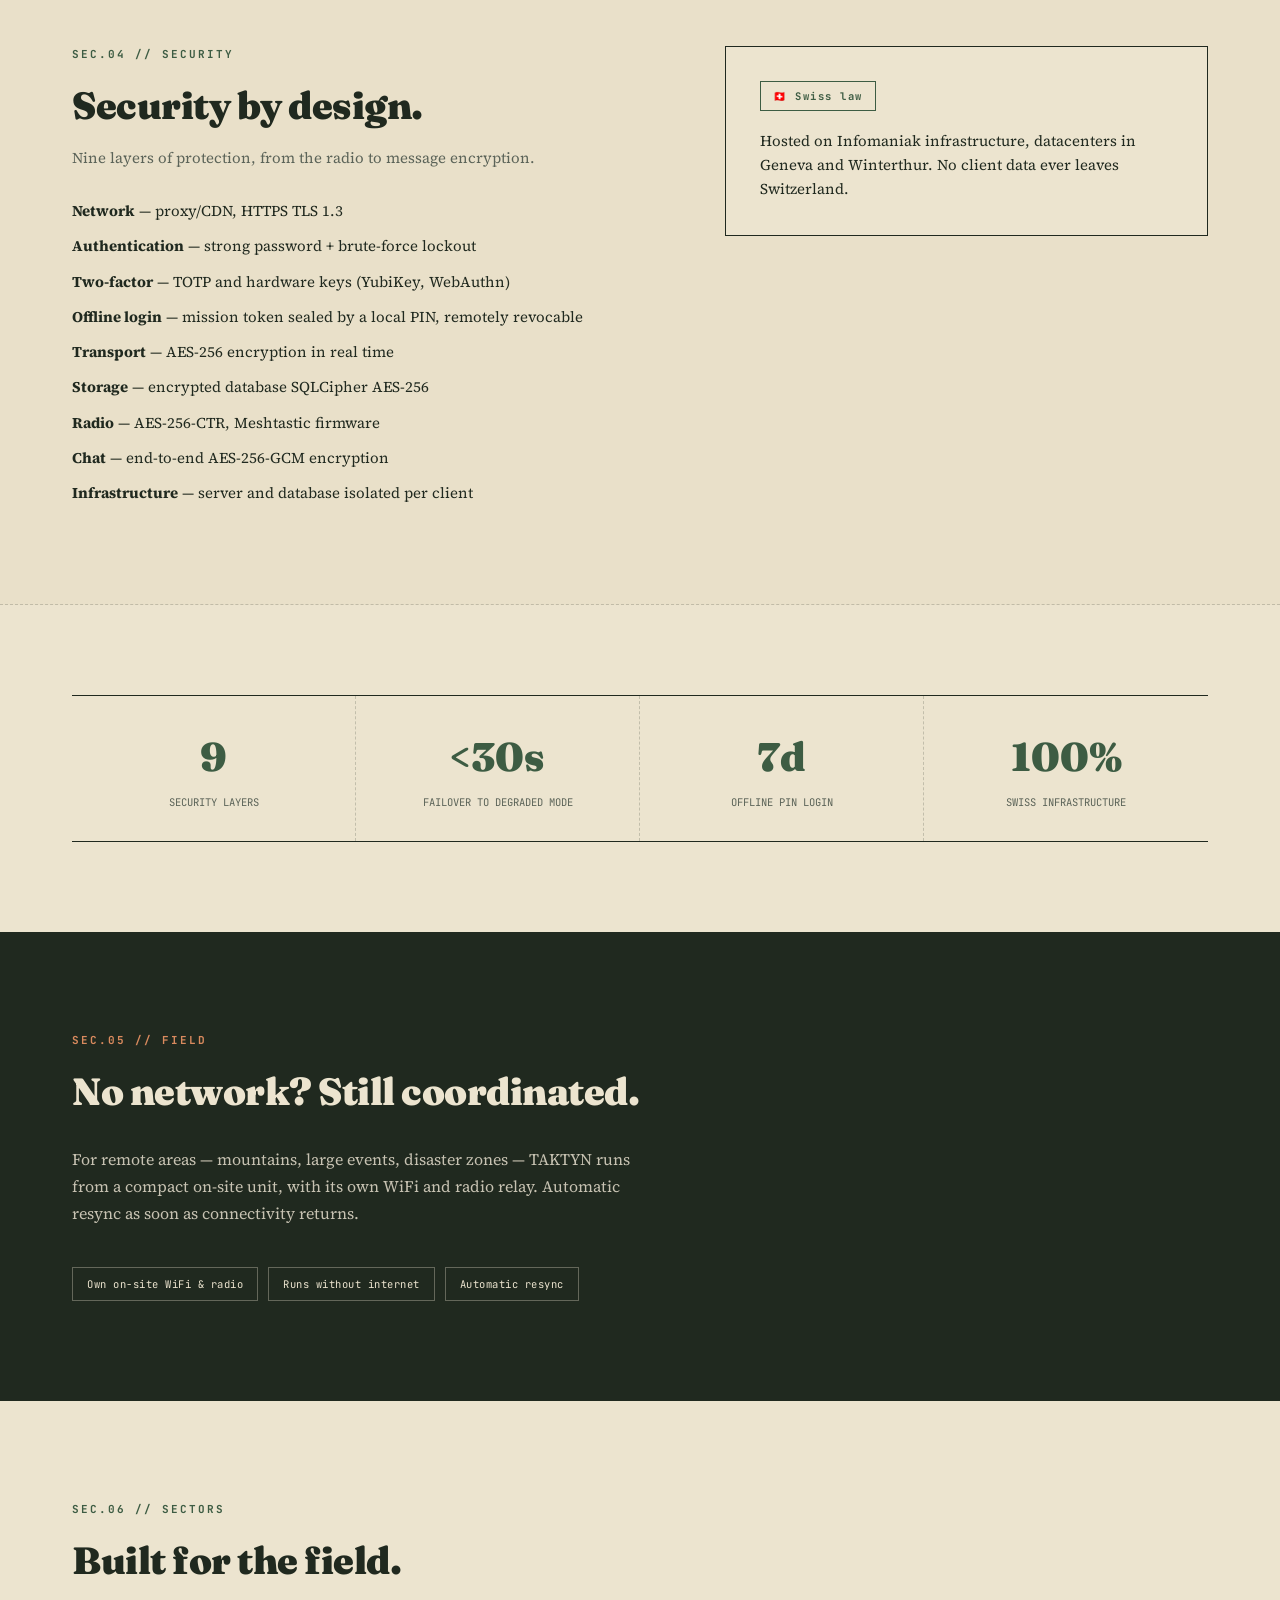
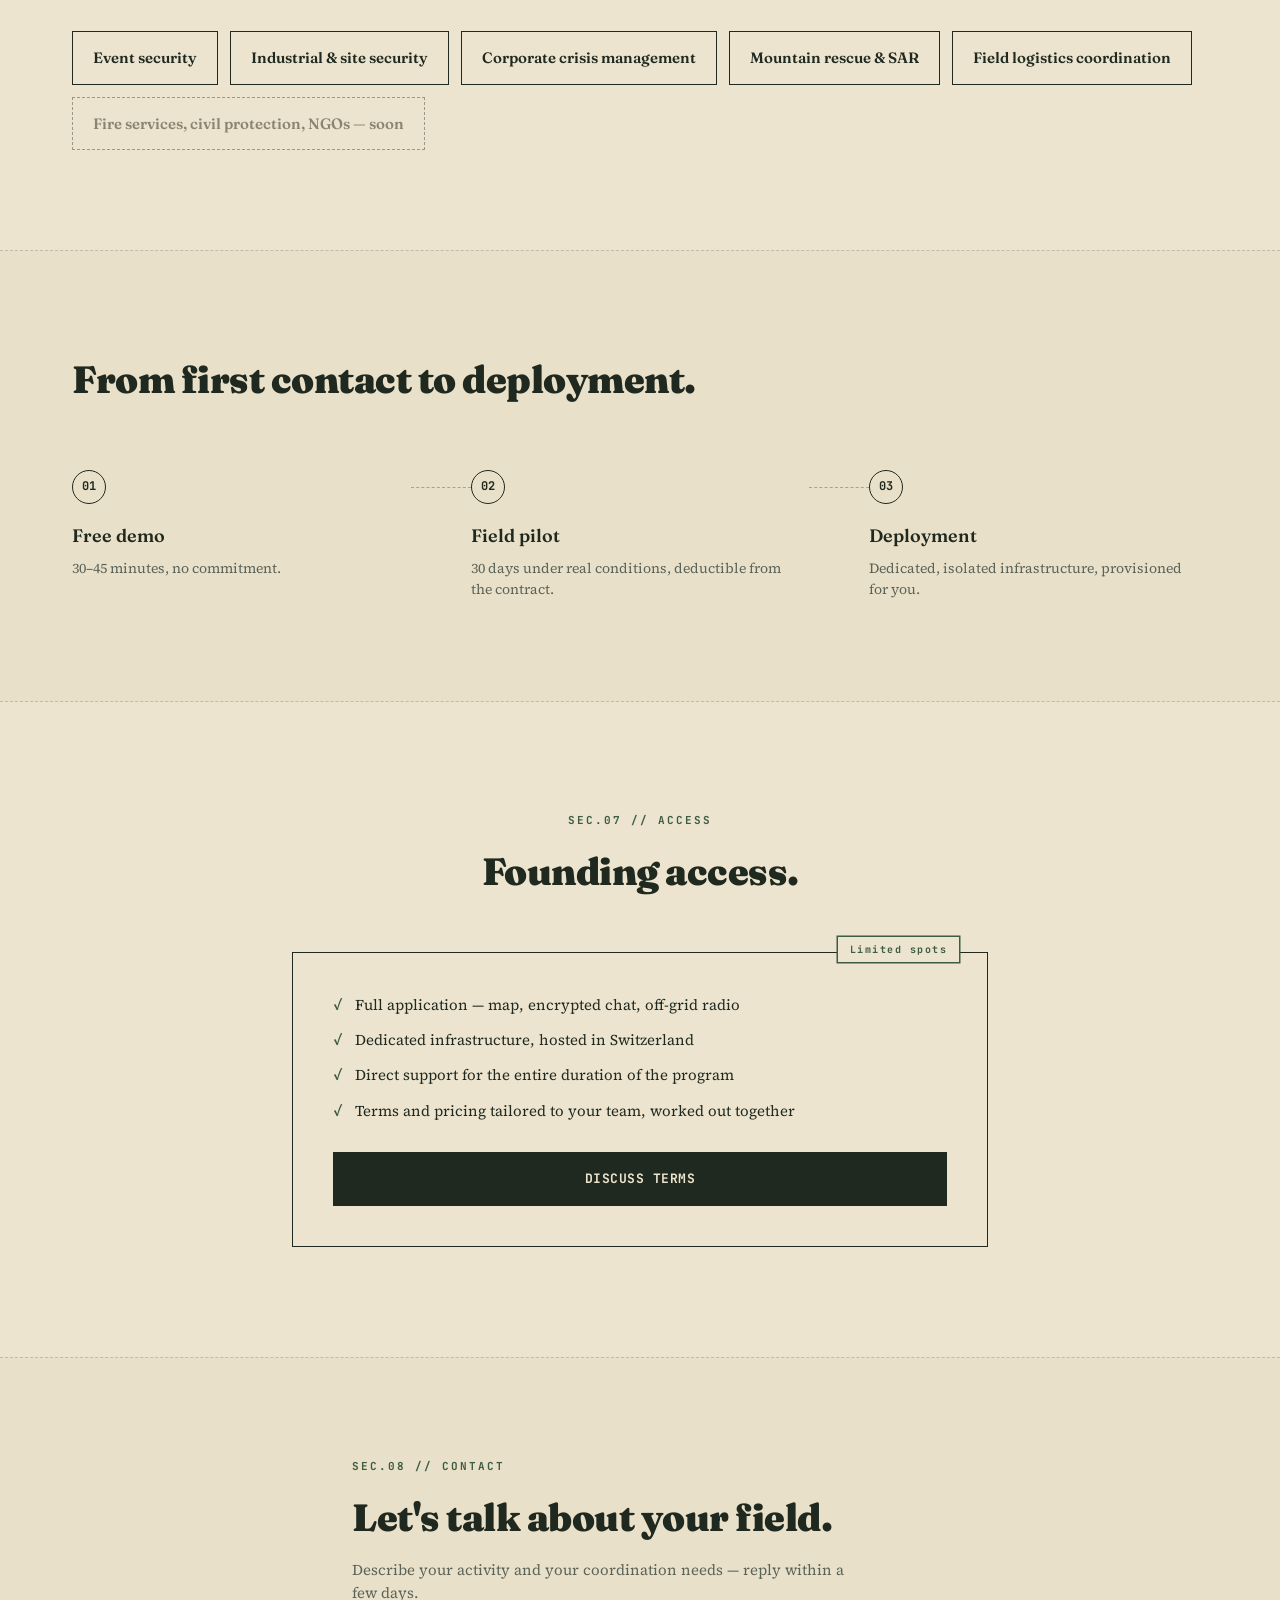
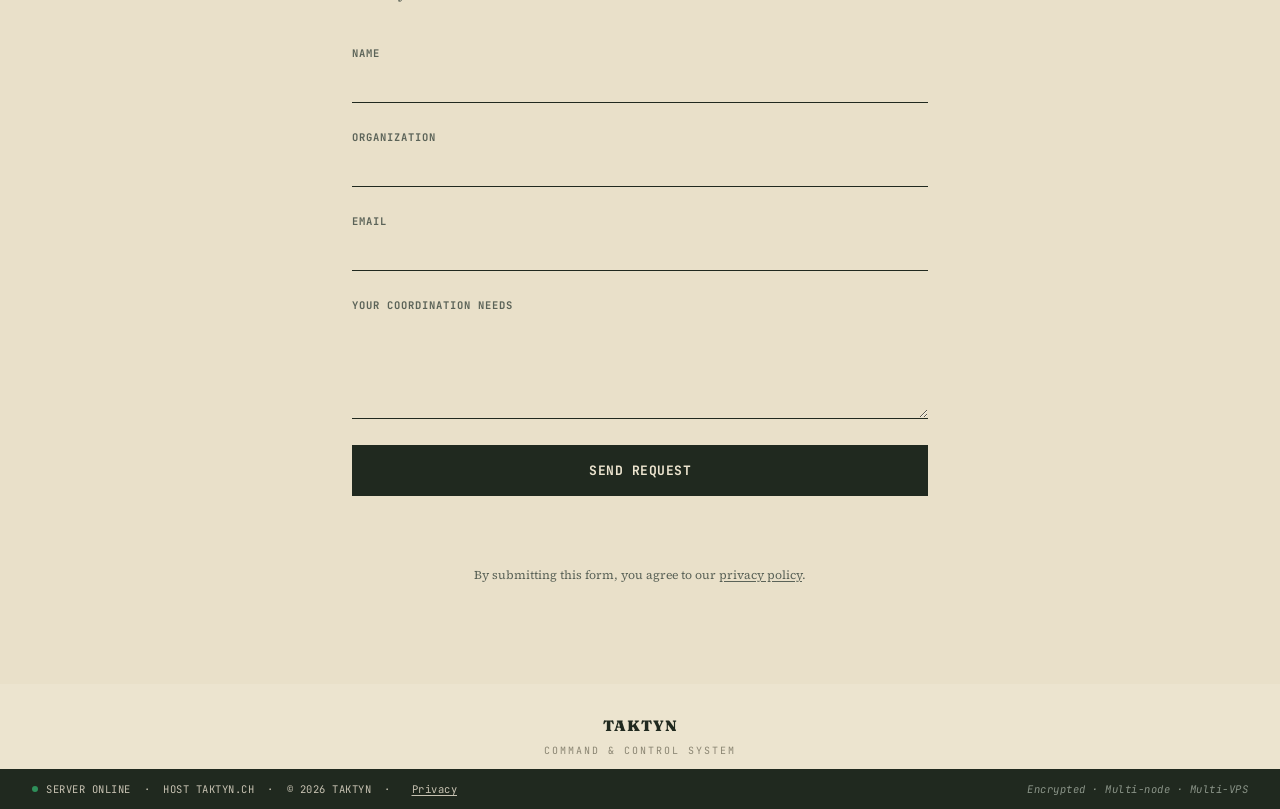
<file: en/index.html>
<!DOCTYPE html>
<html lang="en">
<head>
<meta charset="UTF-8">
<meta name="viewport" content="width=device-width, initial-scale=1.0">
<title>TAKTYN — Real-time field coordination</title>
<meta name="description" content="TAKTYN is a tactical command and coordination system for security and response teams: real-time map, encrypted chat, off-grid radio. Hosted in Switzerland.">
<meta name="theme-color" content="#ece4cf">
<link rel="canonical" href="https://taktyn.ch/en/">
<link rel="alternate" hreflang="fr" href="https://taktyn.ch/">
<link rel="alternate" hreflang="en" href="https://taktyn.ch/en/">
<link rel="alternate" hreflang="x-default" href="https://taktyn.ch/">
<link rel="icon" type="image/svg+xml" href="../assets/taktyn_logo.svg">
<link rel="apple-touch-icon" href="../assets/icon-192.png">

<!-- Open Graph (LinkedIn, Facebook, WhatsApp, Slack previews) -->
<meta property="og:type" content="website">
<meta property="og:url" content="https://taktyn.ch/en/">
<meta property="og:title" content="TAKTYN — Real-time field coordination">
<meta property="og:description" content="Shared tactical map, end-to-end encrypted chat, off-grid radio. Hosted in Switzerland. Keeps running even without internet.">
<meta property="og:image" content="https://taktyn.ch/assets/demo-poster.jpg">
<meta property="og:image:width" content="1920">
<meta property="og:image:height" content="1080">
<meta property="og:image:alt" content="TAKTYN tactical map with markers, zones and team in action">
<meta property="og:locale" content="en_US">
<meta property="og:locale:alternate" content="fr_CH">
<meta property="og:site_name" content="TAKTYN">

<!-- Twitter Card -->
<meta name="twitter:card" content="summary_large_image">
<meta name="twitter:title" content="TAKTYN — Real-time field coordination">
<meta name="twitter:description" content="Shared tactical map, end-to-end encrypted chat, off-grid radio. Hosted in Switzerland.">
<meta name="twitter:image" content="https://taktyn.ch/assets/demo-poster.jpg">
<link rel="preconnect" href="https://fonts.googleapis.com">
<link rel="preconnect" href="https://fonts.gstatic.com" crossorigin>
<link href="https://fonts.googleapis.com/css2?family=Fraunces:ital,wght@0,600;0,900;1,600&family=JetBrains+Mono:wght@500;700&family=Source+Serif+4:wght@400;600&display=swap" rel="stylesheet">
<link rel="stylesheet" href="../css/style.css">
</head>
<body>

<div class="paper-texture" aria-hidden="true"></div>
<div class="teal-strip"></div>

<!-- ═══════ HEADER ═══════ -->
<header class="site-header" id="top">
  <div class="header-inner">
    <a class="brand" href="#top">
      <img src="../assets/taktyn_logo.svg" alt="" class="brand-mark">
      <span class="brand-name">TAKTYN</span>
    </a>
    <nav class="main-nav" id="main-nav">
      <a href="#features">Features</a>
      <a href="#preview">Preview</a>
      <a href="#security">Security</a>
      <a href="#contact">Contact</a>
      <a href="#contact" class="nav-cta">Request a demo</a>
      <a href="../index.html" class="lang-switch" lang="fr" hreflang="fr">FR</a>
    </nav>
    <button class="nav-toggle" id="nav-toggle" aria-label="Open menu" aria-expanded="false">
      <span></span><span></span><span></span>
    </button>
  </div>
</header>

<main>

  <!-- ═══════ HERO ═══════ -->
  <section class="hero">
    <svg class="hero-contours" viewBox="0 0 1440 760" preserveAspectRatio="none" aria-hidden="true">
      <path d="M-20,90 C 220,40 430,150 700,95 S 1150,40 1460,110" fill="none" stroke="#a8977230" stroke-width="1.5"/>
      <path d="M-20,180 C 260,230 480,120 760,190 S 1180,250 1460,170" fill="none" stroke="#a8977240" stroke-width="1.5"/>
      <path d="M-20,270 C 240,210 520,310 780,250 S 1200,190 1460,260" fill="none" stroke="#a8977235" stroke-width="1.5"/>
      <path d="M-20,360 C 300,410 540,320 820,380 S 1220,430 1460,350" fill="none" stroke="#a8977245" stroke-width="1.5"/>
      <path d="M-20,450 C 260,390 560,470 840,410 S 1180,360 1460,440" fill="none" stroke="#a8977230" stroke-width="1.5"/>
      <path d="M-20,540 C 300,590 580,500 860,560 S 1220,610 1460,530" fill="none" stroke="#a8977238" stroke-width="1.5"/>
      <path d="M-20,630 C 260,580 560,650 840,600 S 1180,560 1460,620" fill="none" stroke="#a8977228" stroke-width="1.5"/>
      <path d="M-20,20 C 300,65 540,-10 900,30 S 1240,70 1460,10" fill="none" stroke="#3d5c4320" stroke-width="1.2" stroke-dasharray="2 6"/>
      <path d="M100,-20 C 160,260 40,480 160,780" fill="none" stroke="#a8977225" stroke-width="1.2" stroke-dasharray="1 7"/>
      <path d="M1250,-20 C 1180,240 1320,480 1220,780" fill="none" stroke="#a8977225" stroke-width="1.2" stroke-dasharray="1 7"/>
      <path d="M 430,150 C 560,210 640,260 760,300 S 900,360 1010,330" fill="none" stroke="#3d5c43" stroke-width="2" stroke-linecap="round" stroke-dasharray="820" stroke-dashoffset="820" class="hero-route"/>
    </svg>

    <div class="compass-rose" aria-hidden="true">
      <div class="ring ring--outer"></div>
      <div class="ring ring--inner"></div>
      <div class="axis axis--v"></div>
      <div class="axis axis--h"></div>
      <div class="needle needle--n"></div>
      <div class="needle needle--s"></div>
      <span class="label label--n">N</span>
      <span class="label label--s">S</span>
      <span class="label label--w">W</span>
      <span class="label label--e">E</span>
    </div>

    <div class="elev-marker" style="left: 62%; top: 14%; animation-delay: 1200ms;" aria-hidden="true">× 1413m</div>
    <div class="elev-marker" style="left: 84%; top: 52%; animation-delay: 1400ms;" aria-hidden="true">× 2306m</div>
    <div class="elev-marker" style="left: 70%; top: 78%; animation-delay: 1600ms;" aria-hidden="true">× 1069m</div>

    <figure class="hero-photo">
      <img src="../assets/screenshots/02-carte-tactique.png" fetchpriority="high" decoding="async" alt="TAKTYN tactical map with markers, an incident zone and the MAYDAY button">
      <figcaption>Tactical map — real app</figcaption>
    </figure>

    <div class="scale-bar" aria-hidden="true">
      <div class="ticks"><span></span><span></span><span></span></div>
      <div class="labels"><span>0</span><span>500m</span><span>1km</span></div>
    </div>

    <div class="hero-content">
      <div class="hero-card">
        <div class="eyebrow"><span class="dot"></span>Founding partner program — limited spots</div>
        <h1>Field coordination,<br>in<br><em>real time</em><span class="accent">.</span></h1>
        <p class="hero-sub">Shared tactical map, end-to-end encrypted chat, off-grid radio. TAKTYN brings your coordination tools into a single platform — and keeps working even without internet.</p>
        <div class="hero-actions">
          <a href="#contact" class="btn btn-primary">Request a free demo</a>
          <a href="#features" class="btn btn-ghost">See the features</a>
        </div>
      </div>
      <div class="hero-status">
        <span class="dot"></span>
        SERVER ONLINE&nbsp;&nbsp;·&nbsp;&nbsp;GRID 46.2044°N 6.1432°E&nbsp;&nbsp;·&nbsp;&nbsp;NODE CH-GVA&nbsp;&nbsp;·&nbsp;&nbsp;SEC AES-256
      </div>
    </div>
  </section>

  <!-- ═══════ TICKER ═══════ -->
  <div class="ticker" aria-hidden="true">
    <div class="ticker-track">
      <span>Real-time coordination</span>·<span>AES-256 encryption</span>·<span>Off-grid radio</span>·<span>Hosted in Switzerland</span>·<span>Auto failover &lt; 30s</span>·<span>Per-client isolation</span>·<span>Real-time coordination</span>·<span>AES-256 encryption</span>·<span>Off-grid radio</span>·<span>Hosted in Switzerland</span>·<span>Auto failover &lt; 30s</span>·<span>Per-client isolation</span>·
    </div>
  </div>

  <!-- ═══════ PROBLEM ═══════ -->
  <section class="problem reveal">
    <div class="sec-num">SEC.01 // THE PROBLEM</div>
    <h2 class="section-title">Field coordination is still scattered.</h2>
    <div class="compare">
      <div class="compare-col compare-before">
        <div class="compare-head">Today</div>
        <ul>
          <li>Standard radio — no map, no traceability</li>
          <li>Consumer messaging apps — unencrypted</li>
          <li>Spreadsheets / paper — no real-time view</li>
          <li>Team status tracked by voice</li>
          <li>A single command post — one point of failure</li>
        </ul>
      </div>
      <div class="compare-col compare-after">
        <div class="compare-head">With TAKTYN</div>
        <ul>
          <li>Shared tactical map in real time</li>
          <li>End-to-end encrypted chat, built for professionals</li>
          <li>Positions and zones synced automatically</li>
          <li>Every point's status updated in one click</li>
          <li>Multiple synced command posts — automatic failover</li>
        </ul>
      </div>
    </div>
  </section>

  <!-- ═══════ FEATURES ═══════ -->
  <section class="features" id="features">
    <div class="section-head reveal">
      <div class="sec-num">SEC.02 // FIELD MANIFEST</div>
      <h2 class="section-title">A command post, anywhere.</h2>
    </div>

    <div class="manifest">
      <div class="m-group-title reveal-row">ON THE GROUND</div>
      <div class="m-row reveal-row"><div class="m-tag">MAP</div><div class="m-title">Real-time tactical map</div><div class="m-desc">Markers, zones and GPS positions shared instantly across every connected operator.</div></div>
      <div class="m-row reveal-row"><div class="m-tag">MIL</div><div class="m-title">Military-standard symbology</div><div class="m-desc">Full MIL-STD 2525 library — units, equipment, installations. Recognizable to any NATO-trained operator.</div></div>
      <div class="m-row reveal-row"><div class="m-tag">STA</div><div class="m-title">Live status</div><div class="m-desc">Clear, active, danger, secured, evacuated, blocked — updated in one click.</div></div>
      <div class="m-row reveal-row"><div class="m-tag">GEO</div><div class="m-title">Zone alerts (geofence)</div><div class="m-desc">Draw a zone, get an alert the moment a team member enters or leaves. Works over radio-only too.</div></div>
      <div class="m-row reveal-row"><div class="m-tag">LYR</div><div class="m-title">Planning layers</div><div class="m-desc">Draft a plan on a separate layer, delegable, activated without touching the live operation.</div></div>

      <div class="m-group-title reveal-row">COMMUNICATE</div>
      <div class="m-row reveal-row"><div class="m-tag">E2E</div><div class="m-title">End-to-end encrypted chat</div><div class="m-desc">AES-256-GCM on the client side. Neither the server nor a third party can read messages.</div></div>
      <div class="m-row reveal-row"><div class="m-tag">VOX</div><div class="m-title">Encrypted voice messages</div><div class="m-desc">Available over 4G/5G. Text still gets through even over off-grid radio.</div></div>
      <div class="m-row reveal-row"><div class="m-tag">SOS</div><div class="m-title">MAYDAY alert</div><div class="m-desc">One button to trigger a priority alert, visible to the whole team.</div></div>
      <div class="m-row reveal-row"><div class="m-tag">PSH</div><div class="m-title">Native Android notifications</div><div class="m-desc">MAYDAY, direct messages and @mentions land in the Android system tray even with the screen off, through the dedicated Capacitor shell.</div></div>

      <div class="m-group-title reveal-row">RESILIENCE</div>
      <div class="m-row reveal-row"><div class="m-tag">RF</div><div class="m-title">Off-grid radio</div><div class="m-desc">LoRa Meshtastic at 868 MHz — coordination continues without 4G or internet.</div></div>
      <div class="m-row reveal-row"><div class="m-tag">FBK</div><div class="m-title">Automatic failover</div><div class="m-desc">Network loss detected within 30 seconds. Automatic switch to radio and local cache.</div></div>
      <div class="m-row reveal-row"><div class="m-tag">PIN</div><div class="m-title">Offline PIN mission login</div><div class="m-desc">The operator reopens their session even without 4G: a local PIN decrypts the mission token and the session resumes on radio only. Remotely revocable by the admin.</div></div>
      <div class="m-row reveal-row"><div class="m-tag">OS</div><div class="m-title">Cross-platform</div><div class="m-desc">Desktop (Mac / Windows / Linux), browser-optimized web client, and a native Android app with a background radio service.</div></div>

      <div class="m-group-title reveal-row">COMMAND</div>
      <div class="m-row reveal-row"><div class="m-tag">2FA</div><div class="m-title">Two-factor authentication</div><div class="m-desc">TOTP (Google Authenticator, 1Password) and hardware security keys (YubiKey, WebAuthn). Printable backup codes for the field.</div></div>
      <div class="m-row reveal-row"><div class="m-tag">QR</div><div class="m-title">QR ticket onboarding</div><div class="m-desc">The admin issues a welcome ticket, the operator scans the QR, logs in, picks a password. Zero friction, zero email.</div></div>
      <div class="m-row reveal-row"><div class="m-tag">LOG</div><div class="m-title">Logistics tracking</div><div class="m-desc">Fully customizable per-unit inventory — custom quotas and alert thresholds, consolidated view, resupply requests.</div></div>
      <div class="m-row reveal-row"><div class="m-tag">RPT</div><div class="m-title">Standard reports</div><div class="m-desc">Pre-filled military templates — SITREP, 9-liner MEDEVAC, patrol, observation. Electronic signature and PDF export.</div></div>
      <div class="m-row reveal-row"><div class="m-tag">ISO</div><div class="m-title">Isolation &amp; multi-node continuity</div><div class="m-desc">A separate space per mission, never shared. Failover between posts in under 30 seconds.</div></div>
    </div>
  </section>

  <!-- ═══════ PREVIEW ═══════ -->
  <section class="gallery reveal" id="preview">
    <div class="section-head">
      <div class="sec-num">SEC.03 // PREVIEW</div>
      <h2 class="section-title">The app in real conditions.</h2>
      <p class="section-sub">2-minute demo and interface captures — command post, tactical map, operator chat.</p>
    </div>

    <div class="gallery-row">
      <figure class="gallery-video">
        <video controls preload="none" poster="../assets/demo-poster.jpg" playsinline>
          <source src="../assets/demo.mp4" type="video/mp4">
          Your browser does not support video playback.
        </video>
        <figcaption>Demo — 2 minutes, real-world coordination</figcaption>
      </figure>
      <div class="gallery-photos">
        <figure class="gallery-photo">
          <img src="../assets/screenshots/05-chat.png" loading="lazy" decoding="async" alt="TAKTYN chat panel with a broadcast message and urgent button">
          <figcaption>Chat &amp; alerts</figcaption>
        </figure>
        <figure class="gallery-photo">
          <img src="../assets/screenshots/03-marqueur-actions.png" loading="lazy" decoding="async" alt="Marker detail panel with Edit, Status, Photo, Tasks, History actions">
          <figcaption>Tracking a point</figcaption>
        </figure>
        <figure class="gallery-photo">
          <img src="../assets/screenshots/04-statut-marqueur.png" loading="lazy" decoding="async" alt="Marker status picker">
          <figcaption>Live status</figcaption>
        </figure>
        <figure class="gallery-photo">
          <img src="../assets/screenshots/01-login.png" loading="lazy" decoding="async" alt="TAKTYN login screen — Command & Control System">
          <figcaption>Login</figcaption>
        </figure>
        <figure class="gallery-photo">
          <img src="../assets/screenshots/06-mil-symbols.png" loading="lazy" decoding="async" alt="MIL-STD 2525 military symbol picker — units, equipment, installations">
          <figcaption>MIL-STD symbols</figcaption>
        </figure>
        <figure class="gallery-photo">
          <img src="../assets/screenshots/07-user-menu.png" loading="lazy" decoding="async" alt="TAKTYN user menu with Mission PIN entry and armed indicator">
          <figcaption>Operator menu</figcaption>
        </figure>
        <figure class="gallery-photo">
          <img src="../assets/screenshots/08-admin.png" loading="lazy" decoding="async" alt="TAKTYN admin panel — user management, tickets and mission PIN">
          <figcaption>Administration</figcaption>
        </figure>
      </div>
    </div>
  </section>

  <!-- ═══════ SECURITY ═══════ -->
  <section class="security" id="security">
    <div class="security-inner">
      <div class="security-text reveal">
        <div class="sec-num">SEC.04 // SECURITY</div>
        <h2 class="section-title">Security by design.</h2>
        <p class="section-sub">Nine layers of protection, from the radio to message encryption.</p>
        <ul class="security-list">
          <li><strong>Network</strong> — proxy/CDN, HTTPS TLS 1.3</li>
          <li><strong>Authentication</strong> — strong password + brute-force lockout</li>
          <li><strong>Two-factor</strong> — TOTP and hardware keys (YubiKey, WebAuthn)</li>
          <li><strong>Offline login</strong> — mission token sealed by a local PIN, remotely revocable</li>
          <li><strong>Transport</strong> — AES-256 encryption in real time</li>
          <li><strong>Storage</strong> — encrypted database SQLCipher AES-256</li>
          <li><strong>Radio</strong> — AES-256-CTR, Meshtastic firmware</li>
          <li><strong>Chat</strong> — end-to-end AES-256-GCM encryption</li>
          <li><strong>Infrastructure</strong> — server and database isolated per client</li>
        </ul>
      </div>
      <div class="security-card reveal">
        <div class="security-card-inner">
          <div class="security-stamp">🇨🇭 Swiss law</div>
          <p>Hosted on Infomaniak infrastructure, datacenters in Geneva and Winterthur. No client data ever leaves Switzerland.</p>
        </div>
      </div>
    </div>
  </section>

  <!-- ═══════ STATS ═══════ -->
  <section class="stats reveal">
    <div class="stats-grid">
      <div class="stat"><span class="stat-num">9</span><span class="stat-lbl">security layers</span></div>
      <div class="stat"><span class="stat-num">&lt;30s</span><span class="stat-lbl">failover to degraded mode</span></div>
      <div class="stat"><span class="stat-num">7d</span><span class="stat-lbl">offline PIN login</span></div>
      <div class="stat"><span class="stat-num">100%</span><span class="stat-lbl">Swiss infrastructure</span></div>
    </div>
  </section>

  <!-- ═══════ TERRAIN ═══════ -->
  <section class="terrain reveal">
    <div class="terrain-inner">
      <div class="sec-num">SEC.05 // FIELD</div>
      <h2 class="section-title">No network? Still coordinated.</h2>
      <p>For remote areas — mountains, large events, disaster zones — TAKTYN runs from a compact on-site unit, with its own WiFi and radio relay. Automatic resync as soon as connectivity returns.</p>
      <div class="terrain-badges">
        <span>Own on-site WiFi &amp; radio</span>
        <span>Runs without internet</span>
        <span>Automatic resync</span>
      </div>
    </div>
  </section>

  <!-- ═══════ SECTORS ═══════ -->
  <section class="sectors reveal">
    <div class="sec-num">SEC.06 // SECTORS</div>
    <h2 class="section-title">Built for the field.</h2>
    <div class="sectors-grid">
      <div class="sector-card">Event security</div>
      <div class="sector-card">Industrial &amp; site security</div>
      <div class="sector-card">Corporate crisis management</div>
      <div class="sector-card">Mountain rescue &amp; SAR</div>
      <div class="sector-card">Field logistics coordination</div>
      <div class="sector-card sector-card--muted">Fire services, civil protection, NGOs — soon</div>
    </div>
  </section>

  <!-- ═══════ PROCESS ═══════ -->
  <section class="process reveal">
    <div class="process-inner">
      <h2 class="section-title">From first contact to deployment.</h2>
      <div class="process-steps">
        <div class="step">
          <div class="step-num">01</div>
          <h3>Free demo</h3>
          <p>30–45 minutes, no commitment.</p>
        </div>
        <div class="step-connector"></div>
        <div class="step">
          <div class="step-num">02</div>
          <h3>Field pilot</h3>
          <p>30 days under real conditions, deductible from the contract.</p>
        </div>
        <div class="step-connector"></div>
        <div class="step">
          <div class="step-num">03</div>
          <h3>Deployment</h3>
          <p>Dedicated, isolated infrastructure, provisioned for you.</p>
        </div>
      </div>
    </div>
  </section>

  <!-- ═══════ ACCESS ═══════ -->
  <section class="pricing reveal">
    <div class="section-head">
      <div class="sec-num">SEC.07 // ACCESS</div>
      <h2 class="section-title">Founding access.</h2>
    </div>
    <div class="pricing-card">
      <div class="pricing-badge">Limited spots</div>
      <ul class="pricing-features">
        <li>Full application — map, encrypted chat, off-grid radio</li>
        <li>Dedicated infrastructure, hosted in Switzerland</li>
        <li>Direct support for the entire duration of the program</li>
        <li>Terms and pricing tailored to your team, worked out together</li>
      </ul>
      <a href="#contact" class="btn btn-primary btn-block">Discuss terms</a>
    </div>
  </section>

  <!-- ═══════ CONTACT ═══════ -->
  <section class="contact reveal" id="contact">
    <div class="contact-inner">
      <div class="sec-num">SEC.08 // CONTACT</div>
      <h2 class="section-title">Let's talk about your field.</h2>
      <p class="section-sub">Describe your activity and your coordination needs — reply within a few days.</p>
      <form class="contact-form" id="contact-form" action="https://api.web3forms.com/submit" method="POST">
        <input type="hidden" name="access_key" value="0ca66096-8fc4-4082-b37a-006df86c2593">
        <input type="hidden" name="subject" value="New demo request — TAKTYN">
        <div class="form-row">
          <label for="c-name">Name</label>
          <input id="c-name" name="Name" type="text" required>
        </div>
        <div class="form-row">
          <label for="c-org">Organization</label>
          <input id="c-org" name="Organization" type="text">
        </div>
        <div class="form-row">
          <label for="c-email">Email</label>
          <input id="c-email" name="Email" type="email" required>
        </div>
        <div class="form-row">
          <label for="c-msg">Your coordination needs</label>
          <textarea id="c-msg" name="Message" rows="4" required></textarea>
        </div>
        <button type="submit" class="btn btn-primary btn-block">Send request</button>
        <p class="form-status" id="contact-status" role="status" aria-live="polite"></p>
        <p class="form-legal">By submitting this form, you agree to our <a href="privacy.html">privacy policy</a>.</p>
      </form>
    </div>
  </section>

</main>

<!-- ═══════ FOOTER ═══════ -->
<footer>
  <div class="site-footer-top">
    <span class="brand-name">TAKTYN</span>
    <p class="footer-tagline">COMMAND &amp; CONTROL SYSTEM</p>
  </div>
  <div class="status-bar">
    <div class="left">
      <span class="dot"></span>
      SERVER ONLINE&nbsp;&nbsp;·&nbsp;&nbsp;HOST TAKTYN.CH&nbsp;&nbsp;·&nbsp;&nbsp;© 2026 TAKTYN&nbsp;&nbsp;·&nbsp;&nbsp;<a href="privacy.html">Privacy</a>
    </div>
    <div class="right">Encrypted · Multi-node · Multi-VPS</div>
  </div>
</footer>

<script src="../js/main.js"></script>
</body>
</html>
</file>
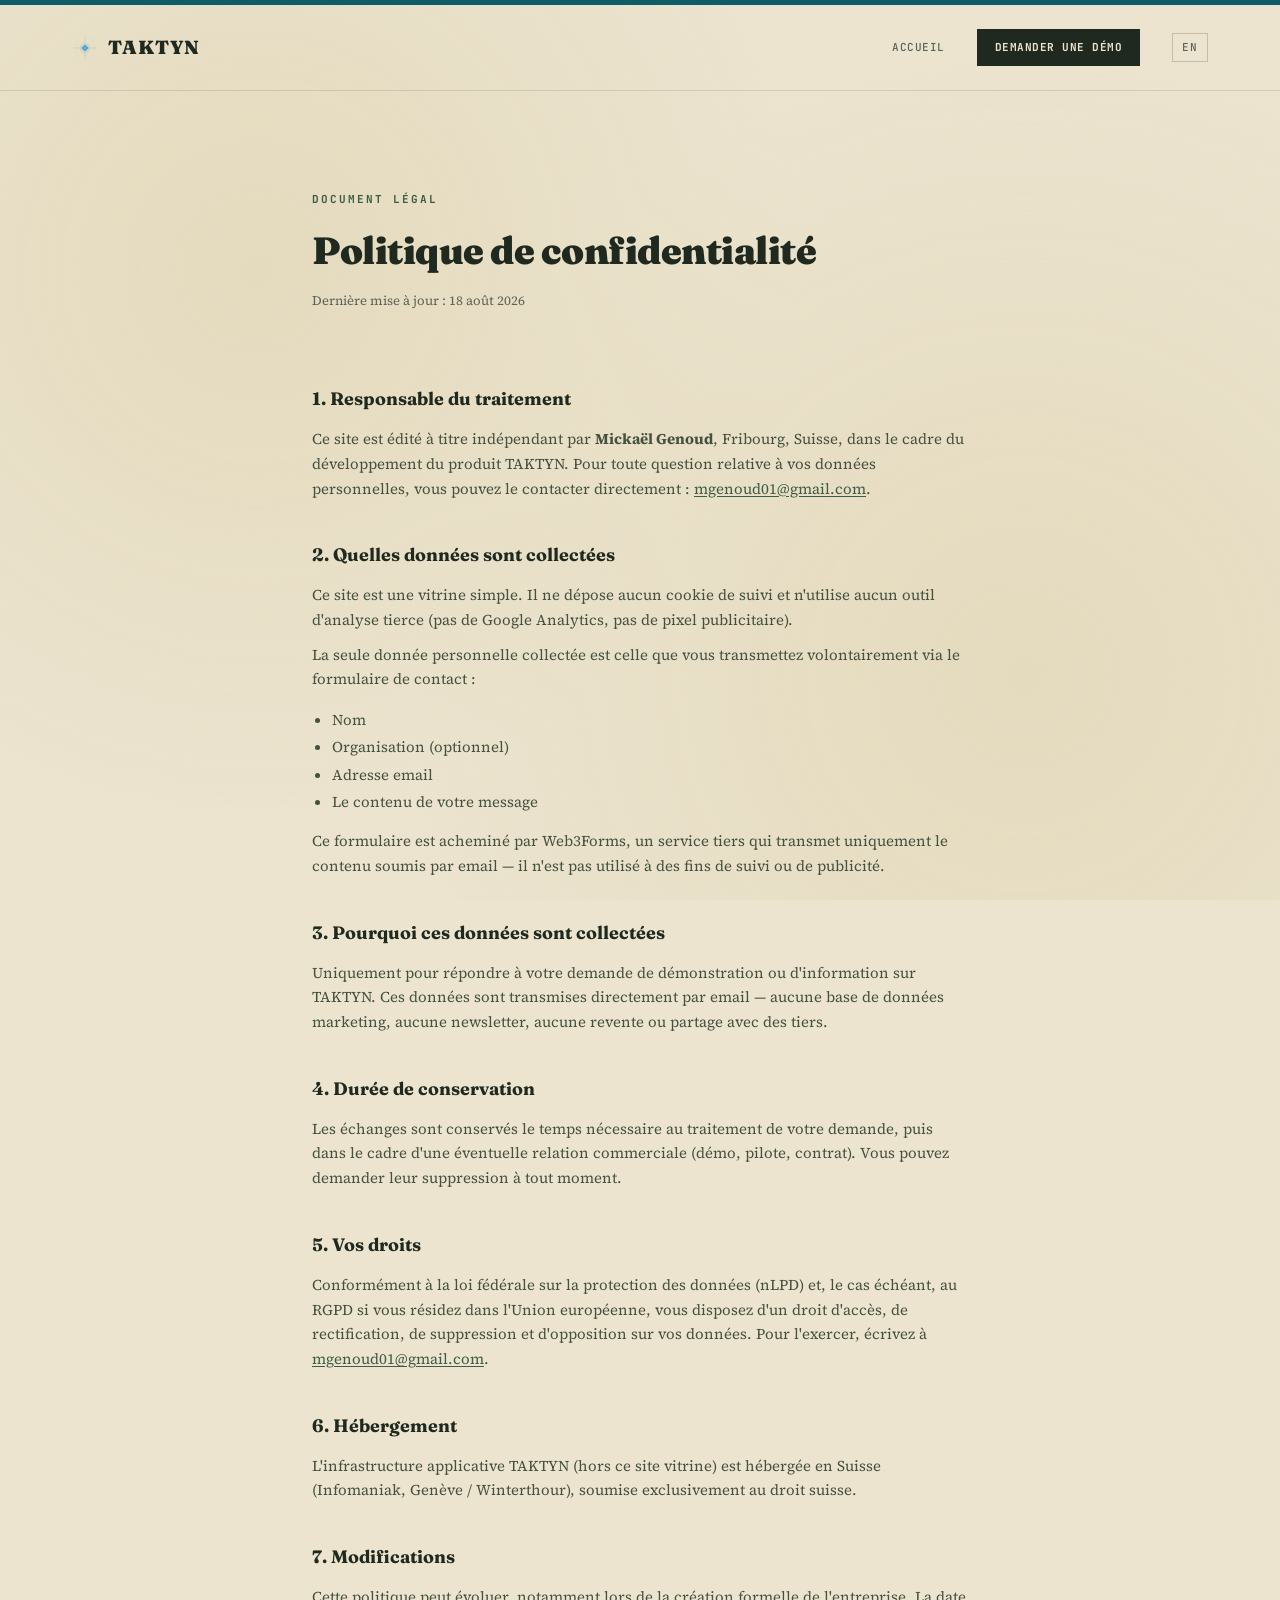
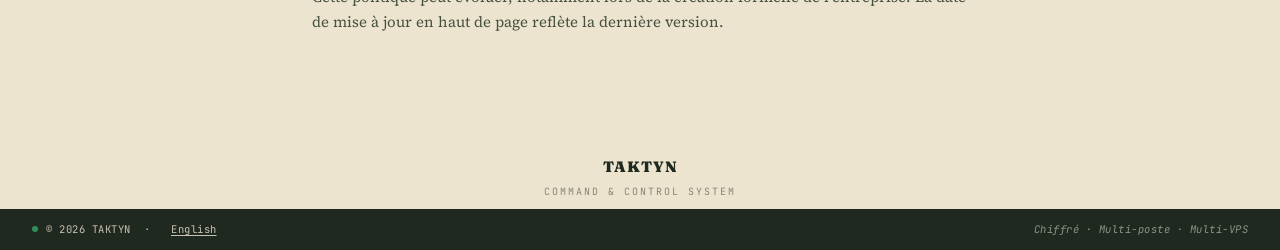
<file: privacy.html>
<!DOCTYPE html>
<html lang="fr">
<head>
<meta charset="UTF-8">
<meta name="viewport" content="width=device-width, initial-scale=1.0">
<title>TAKTYN — Politique de confidentialité</title>
<meta name="robots" content="noindex">
<meta name="theme-color" content="#ece4cf">
<link rel="icon" type="image/svg+xml" href="assets/taktyn_logo.svg">
<link rel="apple-touch-icon" href="assets/icon-192.png">
<link rel="preconnect" href="https://fonts.googleapis.com">
<link rel="preconnect" href="https://fonts.gstatic.com" crossorigin>
<link href="https://fonts.googleapis.com/css2?family=Fraunces:ital,wght@0,600;0,900;1,600&family=JetBrains+Mono:wght@500;700&family=Source+Serif+4:wght@400;600&display=swap" rel="stylesheet">
<link rel="stylesheet" href="css/style.css">
</head>
<body>

<div class="paper-texture" aria-hidden="true"></div>
<div class="teal-strip"></div>

<header class="site-header">
  <div class="header-inner">
    <a class="brand" href="index.html">
      <img src="assets/taktyn_logo.svg" alt="" class="brand-mark">
      <span class="brand-name">TAKTYN</span>
    </a>
    <nav class="main-nav" id="main-nav">
      <a href="index.html">Accueil</a>
      <a href="index.html#contact" class="nav-cta">Demander une démo</a>
      <a href="en/privacy.html" class="lang-switch" lang="en" hreflang="en">EN</a>
    </nav>
    <button class="nav-toggle" id="nav-toggle" aria-label="Ouvrir le menu" aria-expanded="false">
      <span></span><span></span><span></span>
    </button>
  </div>
</header>

<main>
  <section class="legal">
    <div class="sec-num">DOCUMENT LÉGAL</div>
    <h1 class="section-title">Politique de confidentialité</h1>
    <p class="legal-updated">Dernière mise à jour : 18 août 2026</p>

    <div class="legal-body">
      <h2>1. Responsable du traitement</h2>
      <p>
        Ce site est édité à titre indépendant par <strong>Mickaël Genoud</strong>, Fribourg, Suisse,
        dans le cadre du développement du produit TAKTYN. Pour toute question relative à vos données
        personnelles, vous pouvez le contacter directement :
        <a href="mailto:mgenoud01@gmail.com">mgenoud01@gmail.com</a>.
      </p>

      <h2>2. Quelles données sont collectées</h2>
      <p>Ce site est une vitrine simple. Il ne dépose aucun cookie de suivi et n'utilise aucun outil d'analyse tierce (pas de Google Analytics, pas de pixel publicitaire).</p>
      <p>La seule donnée personnelle collectée est celle que vous transmettez volontairement via le formulaire de contact :</p>
      <ul>
        <li>Nom</li>
        <li>Organisation (optionnel)</li>
        <li>Adresse email</li>
        <li>Le contenu de votre message</li>
      </ul>
      <p>Ce formulaire est acheminé par Web3Forms, un service tiers qui transmet uniquement le contenu soumis par email — il n'est pas utilisé à des fins de suivi ou de publicité.</p>

      <h2>3. Pourquoi ces données sont collectées</h2>
      <p>Uniquement pour répondre à votre demande de démonstration ou d'information sur TAKTYN. Ces données sont transmises directement par email — aucune base de données marketing, aucune newsletter, aucune revente ou partage avec des tiers.</p>

      <h2>4. Durée de conservation</h2>
      <p>Les échanges sont conservés le temps nécessaire au traitement de votre demande, puis dans le cadre d'une éventuelle relation commerciale (démo, pilote, contrat). Vous pouvez demander leur suppression à tout moment.</p>

      <h2>5. Vos droits</h2>
      <p>Conformément à la loi fédérale sur la protection des données (nLPD) et, le cas échéant, au RGPD si vous résidez dans l'Union européenne, vous disposez d'un droit d'accès, de rectification, de suppression et d'opposition sur vos données. Pour l'exercer, écrivez à <a href="mailto:mgenoud01@gmail.com">mgenoud01@gmail.com</a>.</p>

      <h2>6. Hébergement</h2>
      <p>L'infrastructure applicative TAKTYN (hors ce site vitrine) est hébergée en Suisse (Infomaniak, Genève / Winterthour), soumise exclusivement au droit suisse.</p>

      <h2>7. Modifications</h2>
      <p>Cette politique peut évoluer, notamment lors de la création formelle de l'entreprise. La date de mise à jour en haut de page reflète la dernière version.</p>
    </div>
  </section>
</main>

<footer>
  <div class="site-footer-top">
    <span class="brand-name">TAKTYN</span>
    <p class="footer-tagline">COMMAND &amp; CONTROL SYSTEM</p>
  </div>
  <div class="status-bar">
    <div class="left">
      <span class="dot"></span>
      © 2026 TAKTYN&nbsp;&nbsp;·&nbsp;&nbsp;<a href="en/privacy.html">English</a>
    </div>
    <div class="right">Chiffré · Multi-poste · Multi-VPS</div>
  </div>
</footer>

<script src="js/main.js"></script>
</body>
</html>
</file>
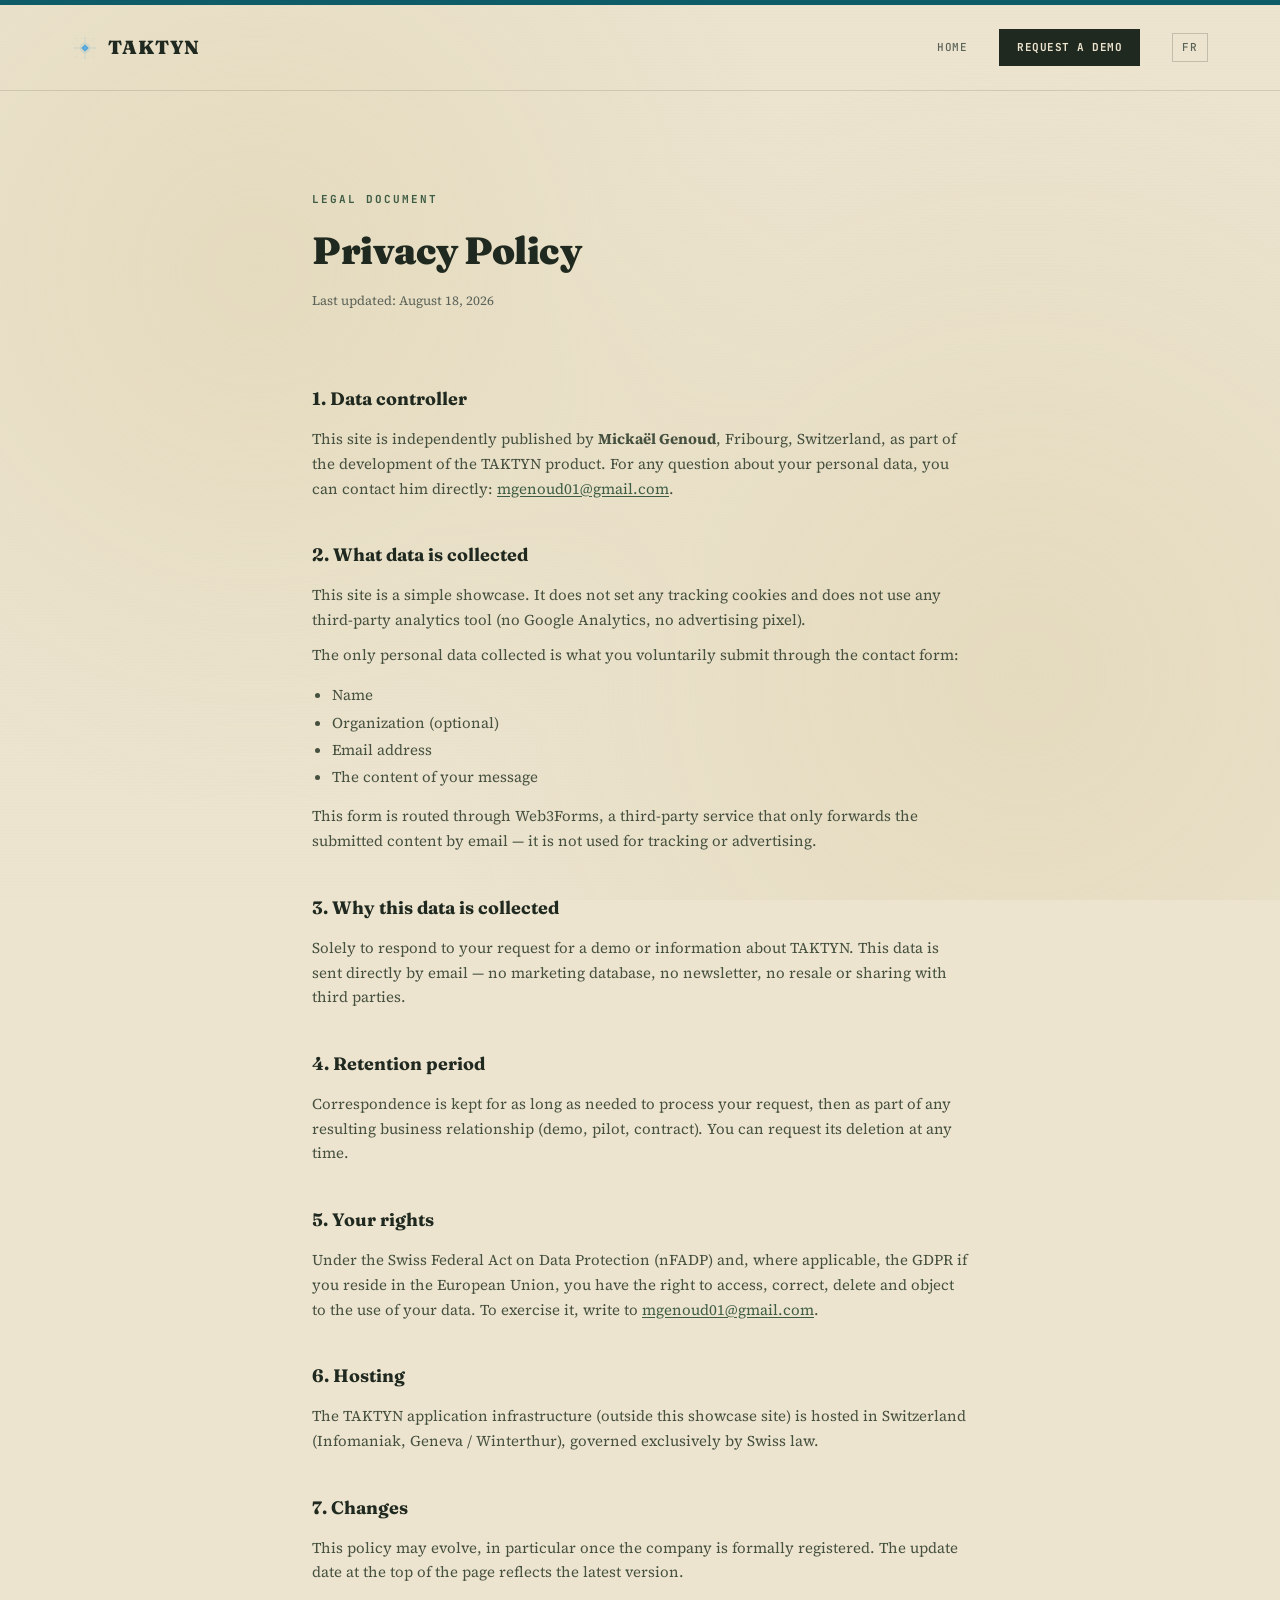
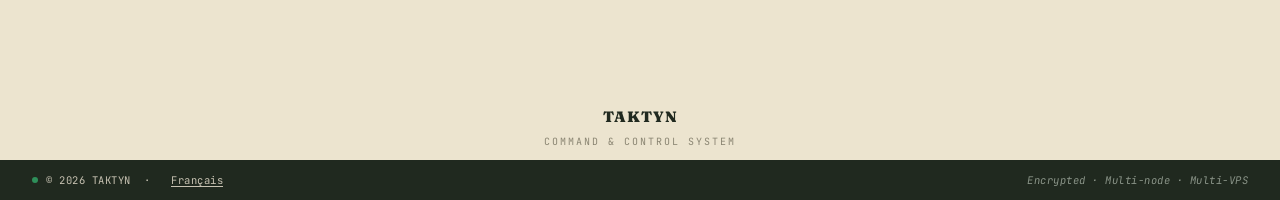
<file: en/privacy.html>
<!DOCTYPE html>
<html lang="en">
<head>
<meta charset="UTF-8">
<meta name="viewport" content="width=device-width, initial-scale=1.0">
<title>TAKTYN — Privacy Policy</title>
<meta name="robots" content="noindex">
<meta name="theme-color" content="#ece4cf">
<link rel="icon" type="image/svg+xml" href="../assets/taktyn_logo.svg">
<link rel="apple-touch-icon" href="../assets/icon-192.png">
<link rel="preconnect" href="https://fonts.googleapis.com">
<link rel="preconnect" href="https://fonts.gstatic.com" crossorigin>
<link href="https://fonts.googleapis.com/css2?family=Fraunces:ital,wght@0,600;0,900;1,600&family=JetBrains+Mono:wght@500;700&family=Source+Serif+4:wght@400;600&display=swap" rel="stylesheet">
<link rel="stylesheet" href="../css/style.css">
</head>
<body>

<div class="paper-texture" aria-hidden="true"></div>
<div class="teal-strip"></div>

<header class="site-header">
  <div class="header-inner">
    <a class="brand" href="index.html">
      <img src="../assets/taktyn_logo.svg" alt="" class="brand-mark">
      <span class="brand-name">TAKTYN</span>
    </a>
    <nav class="main-nav" id="main-nav">
      <a href="index.html">Home</a>
      <a href="index.html#contact" class="nav-cta">Request a demo</a>
      <a href="../privacy.html" class="lang-switch" lang="fr" hreflang="fr">FR</a>
    </nav>
    <button class="nav-toggle" id="nav-toggle" aria-label="Open menu" aria-expanded="false">
      <span></span><span></span><span></span>
    </button>
  </div>
</header>

<main>
  <section class="legal">
    <div class="sec-num">LEGAL DOCUMENT</div>
    <h1 class="section-title">Privacy Policy</h1>
    <p class="legal-updated">Last updated: August 18, 2026</p>

    <div class="legal-body">
      <h2>1. Data controller</h2>
      <p>
        This site is independently published by <strong>Mickaël Genoud</strong>, Fribourg, Switzerland,
        as part of the development of the TAKTYN product. For any question about your personal data,
        you can contact him directly:
        <a href="mailto:mgenoud01@gmail.com">mgenoud01@gmail.com</a>.
      </p>

      <h2>2. What data is collected</h2>
      <p>This site is a simple showcase. It does not set any tracking cookies and does not use any third-party analytics tool (no Google Analytics, no advertising pixel).</p>
      <p>The only personal data collected is what you voluntarily submit through the contact form:</p>
      <ul>
        <li>Name</li>
        <li>Organization (optional)</li>
        <li>Email address</li>
        <li>The content of your message</li>
      </ul>
      <p>This form is routed through Web3Forms, a third-party service that only forwards the submitted content by email — it is not used for tracking or advertising.</p>

      <h2>3. Why this data is collected</h2>
      <p>Solely to respond to your request for a demo or information about TAKTYN. This data is sent directly by email — no marketing database, no newsletter, no resale or sharing with third parties.</p>

      <h2>4. Retention period</h2>
      <p>Correspondence is kept for as long as needed to process your request, then as part of any resulting business relationship (demo, pilot, contract). You can request its deletion at any time.</p>

      <h2>5. Your rights</h2>
      <p>Under the Swiss Federal Act on Data Protection (nFADP) and, where applicable, the GDPR if you reside in the European Union, you have the right to access, correct, delete and object to the use of your data. To exercise it, write to <a href="mailto:mgenoud01@gmail.com">mgenoud01@gmail.com</a>.</p>

      <h2>6. Hosting</h2>
      <p>The TAKTYN application infrastructure (outside this showcase site) is hosted in Switzerland (Infomaniak, Geneva / Winterthur), governed exclusively by Swiss law.</p>

      <h2>7. Changes</h2>
      <p>This policy may evolve, in particular once the company is formally registered. The update date at the top of the page reflects the latest version.</p>
    </div>
  </section>
</main>

<footer>
  <div class="site-footer-top">
    <span class="brand-name">TAKTYN</span>
    <p class="footer-tagline">COMMAND &amp; CONTROL SYSTEM</p>
  </div>
  <div class="status-bar">
    <div class="left">
      <span class="dot"></span>
      © 2026 TAKTYN&nbsp;&nbsp;·&nbsp;&nbsp;<a href="../privacy.html">Français</a>
    </div>
    <div class="right">Encrypted · Multi-node · Multi-VPS</div>
  </div>
</footer>

<script src="../js/main.js"></script>
</body>
</html>
</file>
<file: css/style.css>
/* ═══════════════════════════════════════════════════════
   TAKTYN — Public site
   Field-document identity: warm paper, topographic contour
   lines (from the app's own login screen), serif/mono type,
   muted forest green accent. No dark mode — one calm theme.
   ═══════════════════════════════════════════════════════ */

:root {
  --paper:      #ece4cf;
  --paper-alt:  #e9e0c9;
  --card:       #fdfbf4;
  --ink:        #20291f;
  --ink-dim:    #46503f;
  --text-mid:   #5b6358;
  --text-faint: #8a8572;
  --line:       #20291f33;
  --line-soft:  #20291f22;
  --accent:     #3d5c43;
  --accent-dim: #3d5c430d;
  --danger:     #b5441f;
  --teal:       #0e5c68;
  --dark:       #20291f;
  --dark-text:  #ece4cf;
  --dark-text-dim: #c7c2b2;
  --serif:  'Fraunces', serif;
  --mono:   'JetBrains Mono', monospace;
  --body:   'Source Serif 4', serif;
  --max: 1200px;
}

* { box-sizing: border-box; margin: 0; padding: 0; }

html { scroll-behavior: smooth; overflow-x: hidden; }

body {
  background: var(--paper);
  color: var(--ink);
  font-family: var(--body);
  line-height: 1.55;
  -webkit-font-smoothing: antialiased;
}

img, video { max-width: 100%; display: block; }
a { color: inherit; text-decoration: none; }
a:visited { color: inherit; }

::selection { background: #3d5c4333; color: var(--ink); }

.wrap { max-width: var(--max); margin: 0 auto; padding: 0 32px; }

/* ── Paper texture ── */
.paper-texture {
  position: fixed; inset: 0; pointer-events: none; z-index: 0; opacity: 0.5;
  background-image:
    radial-gradient(circle at 20% 30%, #ddd1ad 0%, transparent 45%),
    radial-gradient(circle at 80% 75%, #ddd1ad 0%, transparent 50%),
    repeating-linear-gradient(0deg, #20291f06 0px, transparent 1px, transparent 3px);
}

/* ── Motion ── */
@keyframes tk-draw { to { stroke-dashoffset: 0; } }
.hero-route { animation: tk-draw 2.4s 400ms cubic-bezier(.3,.7,.2,1) both; }
@media (prefers-reduced-motion: reduce) { .hero-route { animation: none; stroke-dashoffset: 0; } }
@keyframes tk-rise { from { opacity: 0; transform: translateY(10px); } to { opacity: 1; transform: translateY(0); } }
@keyframes tk-pulse { 0%, 100% { opacity: 1; } 50% { opacity: 0.25; } }
@keyframes tk-marquee { from { transform: translateX(0); } to { transform: translateX(-50%); } }
@keyframes tk-fade-up { from { opacity: 0; transform: translateY(40px); } to { opacity: 1; transform: translateY(0); } }

.reveal {
  opacity: 1;
  animation: tk-fade-up 800ms cubic-bezier(.16,.8,.3,1) both;
  animation-timeline: view();
  animation-range: entry 0% cover 30%;
}
.reveal-row {
  opacity: 1;
  animation: tk-fade-up 550ms cubic-bezier(.16,.8,.3,1) both;
  animation-timeline: view();
  animation-range: entry 0% cover 16%;
}

/* ── Section numbering ── */
.sec-num {
  font-family: var(--mono); font-size: 11px; font-weight: 700; letter-spacing: 2px;
  color: var(--accent); margin-bottom: 14px;
}

/* ── Header ── */
.teal-strip { height: 5px; background: var(--teal); position: relative; z-index: 6; }

.site-header {
  position: relative; z-index: 5; border-bottom: 1px solid var(--line-soft);
}
.header-inner {
  display: flex; align-items: center; justify-content: space-between;
  max-width: var(--max); margin: 0 auto; padding: 24px 32px;
}
.brand { display: flex; align-items: center; gap: 10px; }
.brand-mark { width: 26px; height: 26px; }
.brand-name { font-family: var(--serif); font-weight: 900; letter-spacing: 1px; font-size: 19px; }

.main-nav { display: flex; align-items: center; gap: 32px; font-family: var(--mono); font-size: 11px; font-weight: 500; letter-spacing: 0.5px; color: var(--text-mid); text-transform: uppercase; }
.main-nav a { color: var(--text-mid); transition: color .15s; white-space: nowrap; }
.main-nav a:hover { color: var(--ink); }
.main-nav .nav-cta {
  background: var(--ink); color: var(--paper); font-weight: 700; padding: 10px 18px;
  transition: all .18s;
}
.main-nav .nav-cta:hover { filter: brightness(1.15); }
.main-nav .lang-switch {
  border: 1px solid var(--line); padding: 5px 9px; letter-spacing: 1px;
}
.main-nav .lang-switch:hover { border-color: var(--ink); color: var(--ink); }

.nav-toggle { display: none; flex-direction: column; gap: 4px; background: none; border: none; cursor: pointer; padding: 8px; }
.nav-toggle span { width: 22px; height: 2px; background: var(--ink); border-radius: 2px; }

/* ── Hero ── */
.hero { position: relative; overflow: hidden; z-index: 2; }

.hero-contours { position: absolute; inset: 0; width: 100%; height: 100%; z-index: 0; }

.compass-rose { position: absolute; left: 32px; top: 36px; width: 86px; height: 86px; z-index: 1; }
.compass-rose .ring { position: absolute; border: 1px solid var(--line-soft); border-radius: 50%; }
.compass-rose .ring--outer { inset: 0; }
.compass-rose .ring--inner { inset: 12px; border-color: #20291f26; }
.compass-rose .axis { position: absolute; background: #20291f26; }
.compass-rose .axis--v { left: 50%; top: 2px; width: 1px; height: 82px; margin-left: -0.5px; }
.compass-rose .axis--h { top: 50%; left: 2px; height: 1px; width: 82px; margin-top: -0.5px; }
.compass-rose .needle { position: absolute; left: 50%; top: 50%; width: 0; height: 0; border-left: 6px solid transparent; border-right: 6px solid transparent; }
.compass-rose .needle--n { margin: -19px 0 0 -6px; border-bottom: 19px solid var(--ink); }
.compass-rose .needle--s { margin: 0 0 0 -6px; border-top: 19px solid #20291f33; }
.compass-rose .label { position: absolute; font-family: var(--mono); color: var(--text-mid); }
.compass-rose .label--n { top: -3px; left: 50%; transform: translateX(-50%); font-size: 9px; font-weight: 700; color: var(--ink); }
.compass-rose .label--s { bottom: -3px; left: 50%; transform: translateX(-50%); font-size: 8px; }
.compass-rose .label--w { left: -3px; top: 50%; transform: translateY(-50%); font-size: 8px; }
.compass-rose .label--e { right: -3px; top: 50%; transform: translateY(-50%); font-size: 8px; }

.elev-marker {
  position: absolute; font-family: var(--mono); font-size: 11px; color: var(--text-faint); z-index: 1;
  animation: tk-rise 500ms ease-out both;
}

.scale-bar { position: absolute; left: 32px; bottom: 28px; z-index: 1; font-family: var(--mono); font-size: 9px; color: var(--text-mid); }
.scale-bar .ticks { display: flex; height: 5px; width: 170px; border: 1px solid #20291f55; }
.scale-bar .ticks span { flex: 1; }
.scale-bar .ticks span:nth-child(odd) { background: #20291f88; }
.scale-bar .labels { display: flex; justify-content: space-between; width: 170px; margin-top: 4px; }

.hero-photo {
  position: absolute; right: 7%; top: 90px; width: 380px; background: var(--card);
  padding: 10px 10px 34px; border: 1px solid var(--line-soft);
  box-shadow: 0 18px 40px -18px #20291f40; transition: transform .25s ease, box-shadow .25s ease;
  z-index: 2; animation: tk-fade-up 800ms 400ms cubic-bezier(.16,.8,.3,1) both;
}
.hero-photo:hover { transform: translateY(-4px); box-shadow: 0 24px 48px -18px #20291f4d; }
.hero-photo img { aspect-ratio: 16/10; object-fit: cover; width: 100%; background: var(--paper-alt); }
.hero-photo figcaption { font-family: var(--mono); font-size: 10px; letter-spacing: 1px; color: var(--text-mid); text-align: center; margin-top: 12px; text-transform: uppercase; }

.hero-content { position: relative; max-width: var(--max); margin: 0 auto; padding: 130px 32px 150px; z-index: 2; }
.hero-card {
  max-width: 640px; background: #ece4cfd9; backdrop-filter: blur(2px); padding: 44px 40px;
  border: 1px solid var(--line-soft); box-shadow: 0 30px 70px -30px #20291f40;
}

.eyebrow {
  display: inline-flex; align-items: center; gap: 8px; font-family: var(--mono); font-size: 11px;
  font-weight: 700; letter-spacing: 1.5px; color: var(--accent); padding: 8px 16px;
  border: 1px solid #3d5c4355; background: var(--accent-dim); margin-bottom: 40px; text-transform: uppercase;
}
.eyebrow .dot { width: 6px; height: 6px; border-radius: 50%; background: var(--accent); }

.hero h1 { margin: 0; font-family: var(--serif); font-weight: 900; font-size: 58px; line-height: 1.03; letter-spacing: -1px; }
.hero h1 em { font-style: italic; font-weight: 600; }
.hero h1 .accent { color: var(--accent); }

.hero-sub { max-width: 460px; margin: 28px 0 0; font-size: 17px; line-height: 1.65; color: var(--ink-dim); }

.hero-actions { display: flex; gap: 14px; margin-top: 34px; flex-wrap: wrap; }

.btn {
  display: inline-block; padding: 16px 26px; font-family: var(--mono); font-weight: 700;
  font-size: 13px; letter-spacing: 0.5px; text-transform: uppercase; transition: all .18s ease;
  border: 1.5px solid transparent; cursor: pointer;
}
.btn-primary, .btn-primary:visited { background: var(--ink); color: var(--paper); }
.btn-primary:hover { filter: brightness(1.2); transform: translateY(-1px); }
.btn-ghost { border-color: #20291f55; color: var(--ink); }
.btn-ghost:hover { background: #20291f0d; }
.btn-block { display: block; width: 100%; text-align: center; }

.hero-status {
  margin-top: 24px; font-family: var(--mono); font-size: 11px; color: var(--text-mid);
  letter-spacing: 0.5px; display: flex; align-items: center; gap: 8px; flex-wrap: wrap;
}
.hero-status .dot { width: 6px; height: 6px; border-radius: 50%; background: #2e8f5a; animation: tk-pulse 1.8s infinite; }

/* ── Ticker ── */
.ticker {
  border-top: 1px dashed var(--line); border-bottom: 1px dashed var(--line); background: var(--paper-alt);
  overflow: hidden; white-space: nowrap; position: relative; z-index: 2;
}
.ticker-track {
  display: inline-block; animation: tk-marquee 30s linear infinite; padding: 13px 0;
  font-family: var(--mono); font-weight: 700; font-size: 11px; letter-spacing: 2px;
  color: var(--ink-dim); text-transform: uppercase;
}
.ticker:hover .ticker-track { animation-play-state: paused; }
.ticker-track span { margin: 0 26px; }
@media (prefers-reduced-motion: reduce) { .ticker-track { animation: none; } }

/* ── Constat ── */
.problem { max-width: var(--max); margin: 0 auto; padding: 110px 32px 80px; position: relative; z-index: 2; }
.section-title { font-family: var(--serif); font-weight: 900; font-size: 38px; letter-spacing: -0.5px; }
.section-sub { font-size: 15px; color: var(--text-mid); margin-top: 10px; max-width: 520px; }

.compare { display: flex; gap: 32px; flex-wrap: wrap; margin-top: 50px; }
.compare-col { flex: 1 1 420px; padding: 32px 30px; }
.compare-before { background: var(--paper-alt); border: 1px solid var(--line-soft); }
.compare-after { background: var(--paper); border: 1.5px solid var(--ink); }
.compare-head { font-family: var(--mono); font-size: 11px; font-weight: 700; letter-spacing: 1.5px; margin-bottom: 18px; text-transform: uppercase; }
.compare-before .compare-head { color: var(--text-faint); }
.compare-col ul { list-style: none; display: flex; flex-direction: column; gap: 13px; }
.compare-col li { display: flex; gap: 10px; font-size: 15px; }
.compare-before li { color: var(--ink-dim); }
.compare-before li::before { content: '✕'; color: var(--danger); font-weight: 700; }
.compare-after li::before { content: '✓'; color: var(--accent); font-weight: 700; }

/* ── Features manifest ── */
.features { max-width: var(--max); margin: 0 auto; padding: 60px 32px 100px; position: relative; z-index: 2; }
.section-head { margin-bottom: 50px; }

.manifest { border-top: 1.5px solid var(--ink); }
.m-row { display: flex; align-items: baseline; gap: 24px; padding: 20px 0; border-bottom: 1px dashed var(--line); }
.m-row:last-child { border-bottom: none; }
/* Section divider inside the manifest — groups the 18 rows into four
   thematic blocks (ON THE GROUND / COMMUNICATE / RESILIENCE / COMMAND)
   so the list scans faster. Mono eyebrow with a leading rule, same ink
   colour as the m-tag frame; mirrors the SEC.XX labels used elsewhere. */
.m-group-title {
  font-family: var(--mono);
  font-size: 11px;
  font-weight: 700;
  letter-spacing: 2.5px;
  color: var(--ink);
  padding: 34px 0 10px;
  margin-top: 6px;
  border-bottom: 1px solid var(--ink);
  display: flex; align-items: center; gap: 14px;
}
.m-group-title::before {
  content: "";
  display: inline-block;
  width: 24px; height: 1.5px;
  background: var(--accent);
  flex-shrink: 0;
}
.m-group-title:first-child {
  padding-top: 18px;
  margin-top: 0;
}
/* First row inside a group has no top-of-list visual gap — the divider
   already provides the separation. */
.m-group-title + .m-row { border-top: none; }
.m-tag {
  font-family: var(--mono); font-size: 11px; font-weight: 700; border: 1px solid var(--ink);
  padding: 4px 9px; min-width: 42px; text-align: center; transition: all .2s; flex-shrink: 0;
}
.m-row:hover .m-tag { background: var(--accent); color: var(--paper); border-color: var(--accent); }
.m-title { flex: 0 0 240px; font-family: var(--serif); font-weight: 600; font-size: 18px; }
.m-desc { flex: 1 1 320px; font-size: 14.5px; color: var(--text-mid); }

/* ── Gallery ── */
.gallery { max-width: var(--max); margin: 0 auto; padding: 40px 32px 110px; position: relative; z-index: 2; }
.gallery-row { display: flex; gap: 40px; flex-wrap: wrap; align-items: flex-start; }

.gallery-video, .gallery-photo {
  background: var(--card); border: 1px solid var(--line-soft); box-shadow: 0 16px 36px -18px #20291f40;
  transition: transform .2s ease, box-shadow .2s ease;
}
.gallery-video:hover, .gallery-photo:hover { transform: translateY(-4px); box-shadow: 0 22px 44px -18px #20291f4d; }

.gallery-video { flex: 1 1 520px; padding: 12px 12px 34px; }
.gallery-video video { aspect-ratio: 1600 / 798; width: 100%; object-fit: contain; background: var(--ink); cursor: pointer; }
.gallery-video figcaption { font-family: var(--mono); font-size: 10px; letter-spacing: 1px; color: var(--text-mid); text-align: center; margin-top: 12px; text-transform: uppercase; }

.gallery-photos { flex: 1 1 420px; display: flex; flex-wrap: wrap; gap: 22px; justify-content: center; }
.gallery-photo { width: 190px; padding: 8px 8px 24px; }
.gallery-photo img { aspect-ratio: 4/3; width: 100%; object-fit: cover; background: var(--paper-alt); cursor: zoom-in; }
.gallery-photo figcaption { font-family: var(--mono); font-size: 8.5px; letter-spacing: 0.5px; color: var(--text-mid); text-align: center; margin-top: 9px; text-transform: uppercase; }

/* ── Lightbox ── */
.lightbox-overlay {
  position: fixed; inset: 0; z-index: 1000; background: #20291fe6;
  display: flex; align-items: center; justify-content: center; padding: 40px;
  opacity: 0; pointer-events: none; transition: opacity .2s ease;
}
.lightbox-overlay.open { opacity: 1; pointer-events: auto; }
.lightbox-overlay figure { max-width: 92vw; max-height: 88vh; text-align: center; }
.lightbox-overlay img { max-width: 92vw; max-height: 80vh; object-fit: contain; border: 2px solid var(--paper); background: var(--card); }
.lightbox-overlay figcaption { margin-top: 14px; font-family: var(--mono); font-size: 11px; letter-spacing: 1.5px; color: var(--dark-text-dim); }
.lightbox-close {
  position: absolute; top: 22px; right: 28px; width: 40px; height: 40px; border-radius: 50%;
  background: #ece4cf1a; border: 1px solid #ece4cf4d; color: var(--paper); font-size: 22px;
  line-height: 1; cursor: pointer;
}
.lightbox-close:hover { background: var(--paper); color: var(--ink); }

/* ── Security ── */
.security { background: var(--paper-alt); border-top: 1px dashed var(--line); border-bottom: 1px dashed var(--line); position: relative; z-index: 2; }
.security-inner { max-width: var(--max); margin: 0 auto; padding: 100px 32px; display: flex; gap: 70px; flex-wrap: wrap; }
.security-text { flex: 1 1 420px; }
.security-list { list-style: none; display: flex; flex-direction: column; gap: 12px; margin-top: 30px; }
.security-list li { font-size: 15px; }
.security-card { flex: 1 1 320px; }
.security-card-inner { border: 1.5px solid var(--ink); padding: 34px; background: var(--paper); }
.security-stamp {
  display: inline-flex; align-items: center; gap: 8px; font-family: var(--mono); font-size: 10.5px;
  font-weight: 700; letter-spacing: 1.5px; color: var(--accent); padding: 6px 12px;
  border: 1px solid var(--accent); margin-bottom: 18px;
}
.security-card-inner p { font-size: 15px; line-height: 1.6; }

/* ── Stats ── */
.stats { max-width: var(--max); margin: 0 auto; padding: 90px 32px; position: relative; z-index: 2; }
.stats-grid { display: grid; grid-template-columns: repeat(4, 1fr); border-top: 1.5px solid var(--ink); border-bottom: 1.5px solid var(--ink); }
.stat { padding: 30px 16px; text-align: center; border-right: 1px dashed var(--line); }
.stat:last-child { border-right: none; }
.stat-num { font-family: var(--serif); font-weight: 900; font-size: 40px; color: var(--accent); display: block; }
.stat-lbl { font-family: var(--mono); font-size: 10.5px; color: var(--text-mid); margin-top: 6px; text-transform: uppercase; display: block; }

/* ── Terrain ── */
.terrain { background: var(--dark); color: var(--dark-text); position: relative; z-index: 2; }
.terrain-inner { max-width: var(--max); margin: 0 auto; padding: 100px 32px; }
.terrain .sec-num { color: #d98a5e; }
.terrain h2 { max-width: 600px; }
.terrain p { max-width: 580px; font-size: 16px; line-height: 1.7; color: var(--dark-text-dim); margin: 24px 0 40px; }
.terrain-badges { display: flex; gap: 10px; flex-wrap: wrap; }
.terrain-badges span { font-family: var(--mono); font-size: 10.5px; border: 1px solid #ece4cf55; padding: 8px 14px; letter-spacing: 0.5px; }

/* ── Sectors ── */
.sectors { max-width: var(--max); margin: 0 auto; padding: 100px 32px; position: relative; z-index: 2; }
.sectors-grid { display: flex; gap: 12px; flex-wrap: wrap; margin-top: 40px; }
.sector-card { border: 1px solid var(--ink); padding: 14px 20px; font-family: var(--serif); font-weight: 600; font-size: 15px; }
.sector-card--muted { border: 1px dashed #20291f66; color: var(--text-faint); display: flex; gap: 8px; }

/* ── Process ── */
.process { background: var(--paper-alt); border-top: 1px dashed var(--line); border-bottom: 1px dashed var(--line); position: relative; z-index: 2; }
.process-inner { max-width: var(--max); margin: 0 auto; padding: 100px 32px; }
.process h2 { margin-bottom: 60px; }
.process-steps { display: flex; gap: 0; align-items: flex-start; flex-wrap: wrap; }
.step { flex: 1 1 260px; padding-right: 20px; }
.step-num {
  width: 34px; height: 34px; border: 1.5px solid var(--ink); border-radius: 50%; display: flex;
  align-items: center; justify-content: center; font-family: var(--mono); font-weight: 700;
  font-size: 12px; margin-bottom: 18px;
}
.step h3 { font-family: var(--serif); font-weight: 600; font-size: 18px; margin-bottom: 8px; }
.step p { font-size: 14px; color: var(--text-mid); }
.step-connector { flex: 0 0 60px; height: 1px; border-top: 1px dashed #20291f55; margin-top: 17px; }

/* ── Pricing ── */
.pricing { max-width: 760px; margin: 0 auto; padding: 110px 32px; position: relative; z-index: 2; }
.pricing .section-head { text-align: center; }
.pricing .section-sub { margin: 10px auto 0; }
.pricing-card { border: 1.5px solid var(--ink); padding: 40px; position: relative; }
.pricing-badge {
  position: absolute; top: -16px; right: 28px; font-family: var(--mono); font-size: 10px;
  font-weight: 700; letter-spacing: 1.5px; color: var(--accent); background: var(--paper);
  padding: 5px 12px; box-shadow: 0 0 0 1.5px var(--accent);
}
.pricing-features { list-style: none; display: flex; flex-direction: column; gap: 12px; margin-bottom: 30px; }
.pricing-features li { font-size: 15px; padding-left: 22px; position: relative; }
.pricing-features li::before { content: '✓'; position: absolute; left: 0; color: var(--accent); font-weight: 700; }

/* ── Contact ── */
.contact { background: var(--paper-alt); border-top: 1px dashed var(--line); position: relative; z-index: 2; }
.contact-inner { max-width: 640px; margin: 0 auto; padding: 100px 32px; }
.contact p.section-sub { margin-bottom: 40px; }
.contact-form { display: flex; flex-direction: column; gap: 26px; }
.form-row { display: flex; flex-direction: column; gap: 8px; }
.form-row label { font-family: var(--mono); font-size: 10.5px; font-weight: 700; letter-spacing: 1px; color: var(--text-mid); text-transform: uppercase; }
.form-row input, .form-row textarea {
  background: transparent; border: none; border-bottom: 1.5px solid var(--ink); font-family: var(--body);
  font-size: 15px; color: var(--ink); padding: 6px 2px; resize: vertical;
}
.form-row input:focus, .form-row textarea:focus { outline: none; border-bottom-color: var(--accent); }
.form-status { font-size: 13px; min-height: 18px; }
.form-status-ok { color: var(--accent); }
.form-status-error { color: var(--danger); }
.form-legal { font-size: 12px; color: var(--text-mid); text-align: center; }
.form-legal a { text-decoration: underline; text-underline-offset: 2px; }
.form-legal a:hover { color: var(--ink); }

/* ── Footer ── */
.site-footer-top { text-align: center; padding: 30px 32px 10px; position: relative; z-index: 2; }
.site-footer-top .brand-name { font-family: var(--serif); font-weight: 900; font-size: 15px; letter-spacing: 1px; display: block; margin-bottom: 6px; }
.footer-tagline { font-family: var(--mono); font-size: 10px; letter-spacing: 2px; color: var(--text-faint); }

.status-bar {
  background: var(--dark); color: var(--dark-text-dim); display: flex; align-items: center;
  justify-content: space-between; flex-wrap: wrap; gap: 10px; padding: 12px 32px;
  position: relative; z-index: 2; font-family: var(--mono); font-size: 10.5px; letter-spacing: 0.5px;
}
.status-bar .left { display: flex; align-items: center; gap: 8px; flex-wrap: wrap; }
.status-bar .dot { width: 6px; height: 6px; border-radius: 50%; background: #2e8f5a; animation: tk-pulse 1.8s infinite; }
.status-bar .right { font-style: italic; color: #8a9488; }
.status-bar a { text-decoration: underline; text-underline-offset: 2px; }

/* ── Legal pages ── */
.legal { max-width: 720px; margin: 0 auto; padding: 100px 32px 90px; position: relative; z-index: 2; }
.legal-updated { color: var(--text-mid); font-size: 13px; margin-top: 10px; }
.legal-body { margin-top: 44px; display: flex; flex-direction: column; gap: 10px; }
.legal-body h2 { font-family: var(--serif); font-size: 18px; font-weight: 700; margin-top: 30px; margin-bottom: 4px; }
.legal-body p { font-size: 15px; color: var(--ink-dim); line-height: 1.65; }
.legal-body ul { margin: 6px 0 6px 20px; display: flex; flex-direction: column; gap: 4px; }
.legal-body li { font-size: 15px; color: var(--ink-dim); }
.legal-body a { color: var(--accent); text-decoration: underline; text-underline-offset: 2px; }

/* ── Responsive ── */
@media (max-width: 960px) {
  .hero-photo, .compass-rose, .elev-marker, .scale-bar { display: none; }
  .hero-content { padding: 110px 32px 90px; }
  .hero-card { max-width: 100%; }
  .hero h1 { font-size: 46px; }
  .security-inner, .gallery-row { flex-direction: column; }
  .m-title { flex: 0 0 auto; }
  .m-row { flex-wrap: wrap; }
  .m-desc { flex: 1 1 100%; }
  .stats-grid { grid-template-columns: repeat(2, 1fr); }
  .stat:nth-child(2) { border-right: none; }
  .stat:nth-child(1), .stat:nth-child(2) { border-bottom: 1px dashed var(--line); }
}

@media (max-width: 640px) {
  .header-inner { padding: 20px 24px; }
  .main-nav {
    position: absolute; top: 100%; left: 0; right: 0; background: var(--paper);
    border-bottom: 1px solid var(--line); flex-direction: column; align-items: stretch; gap: 0;
    padding: 8px 24px 18px; display: none;
  }
  .main-nav.open { display: flex; }
  .main-nav a { padding: 12px 0; border-bottom: 1px dashed var(--line); }
  .main-nav .nav-cta, .main-nav .lang-switch { text-align: center; margin-top: 12px; }
  .nav-toggle { display: flex; }

  .hero-content { padding: 90px 24px 70px; }
  .hero-card { padding: 30px 26px; }
  .hero h1 { font-size: 36px; }
  .wrap, .problem, .features, .gallery, .security-inner, .stats, .terrain-inner, .sectors, .process-inner, .pricing, .contact-inner, .legal { padding-left: 24px; padding-right: 24px; }

  .compare-col { padding: 26px 22px; }
  .m-desc { font-size: 14px; }
  .step-connector { display: none; }
  .process-steps { flex-direction: column; gap: 34px; }
  .stats-grid { grid-template-columns: 1fr; }
  .stat { border-right: none !important; border-bottom: 1px dashed var(--line); }
  .stat:last-child { border-bottom: none; }
  .gallery-photos { justify-content: flex-start; }
  .status-bar { flex-direction: column; align-items: flex-start; }
}
</file>
